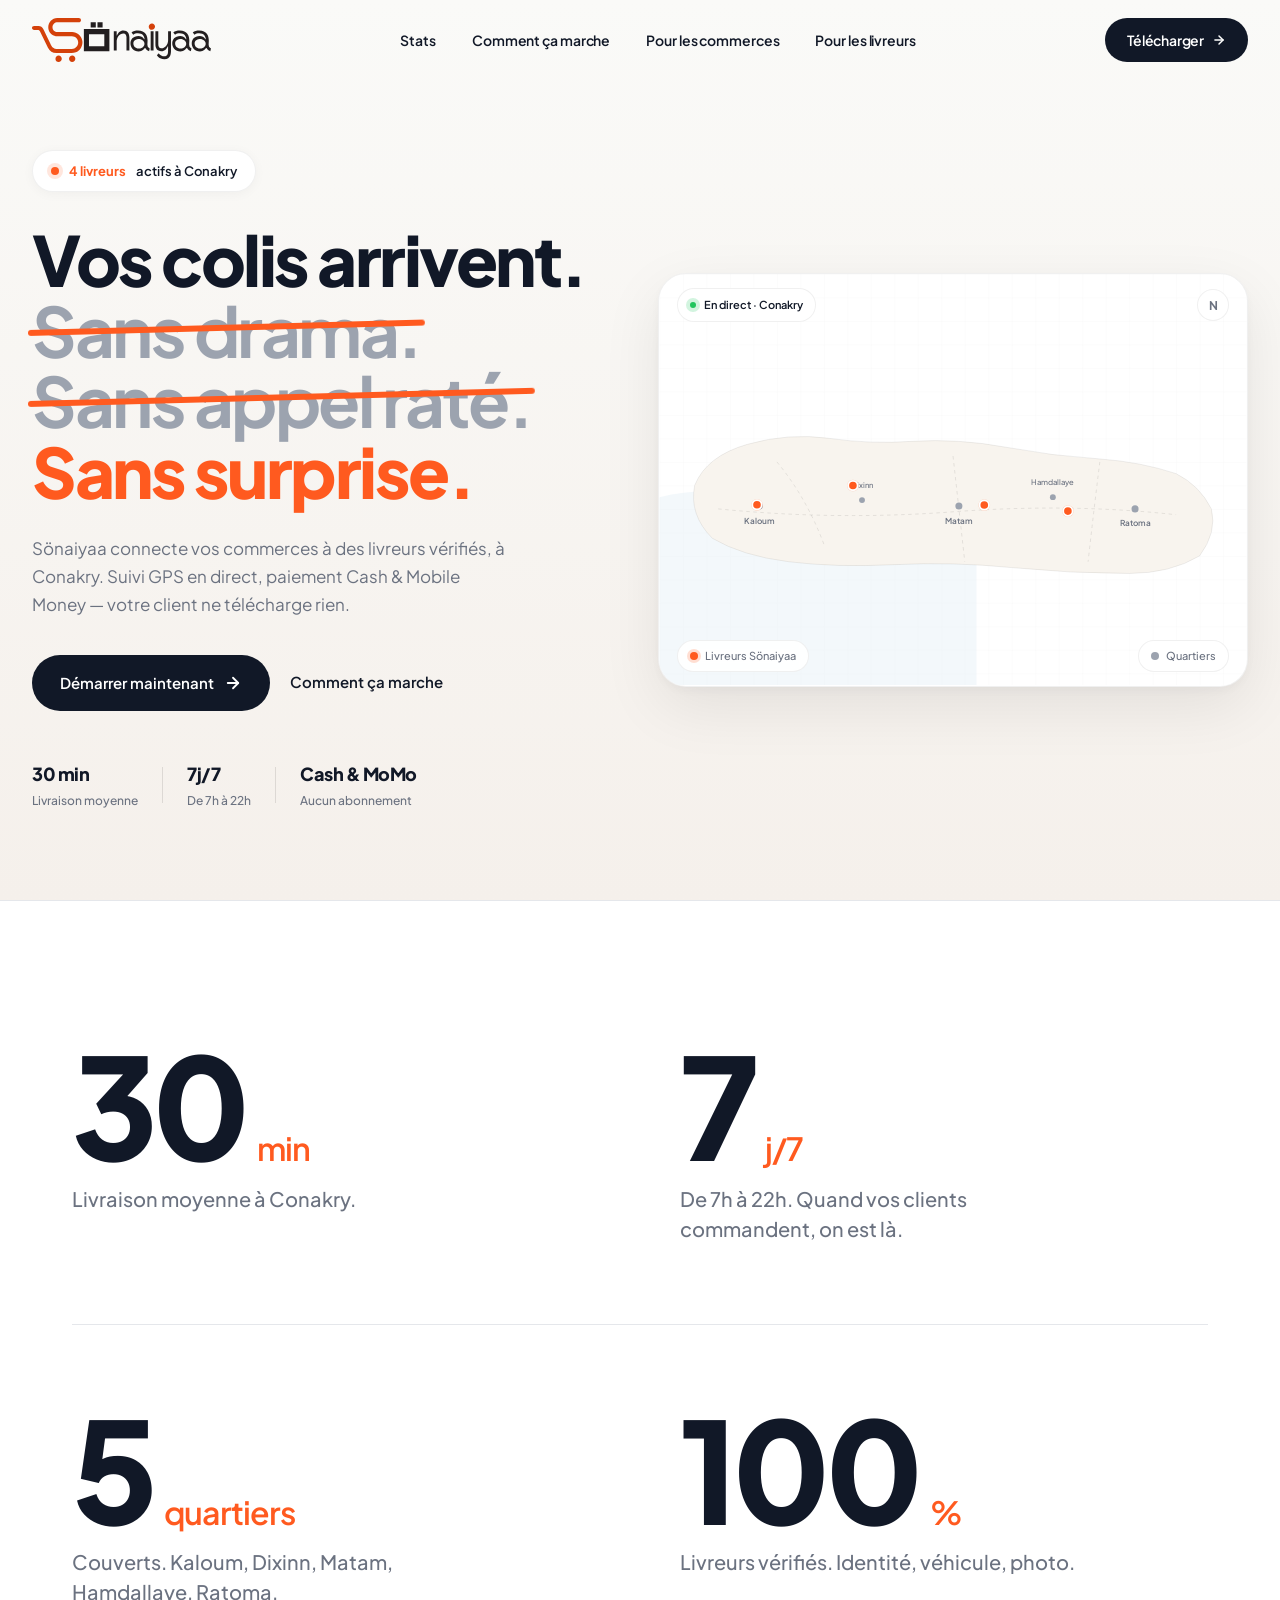
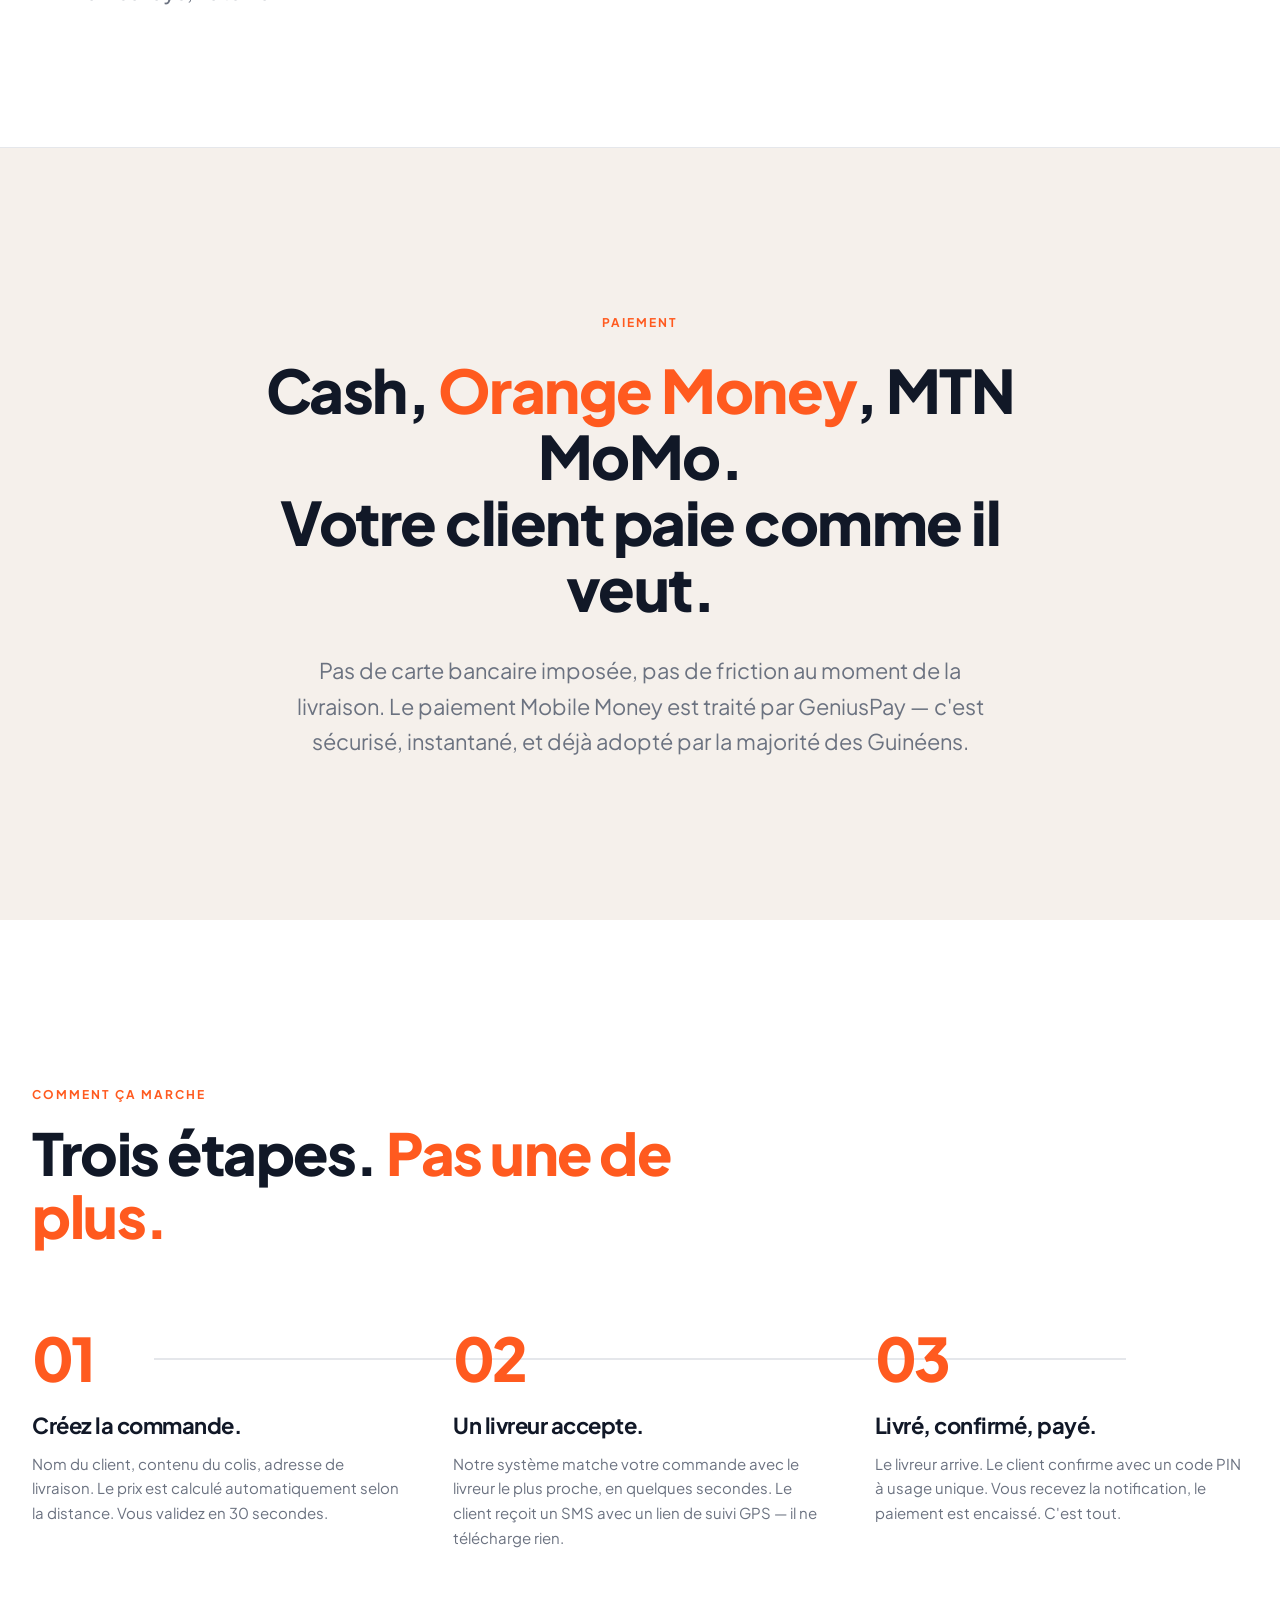
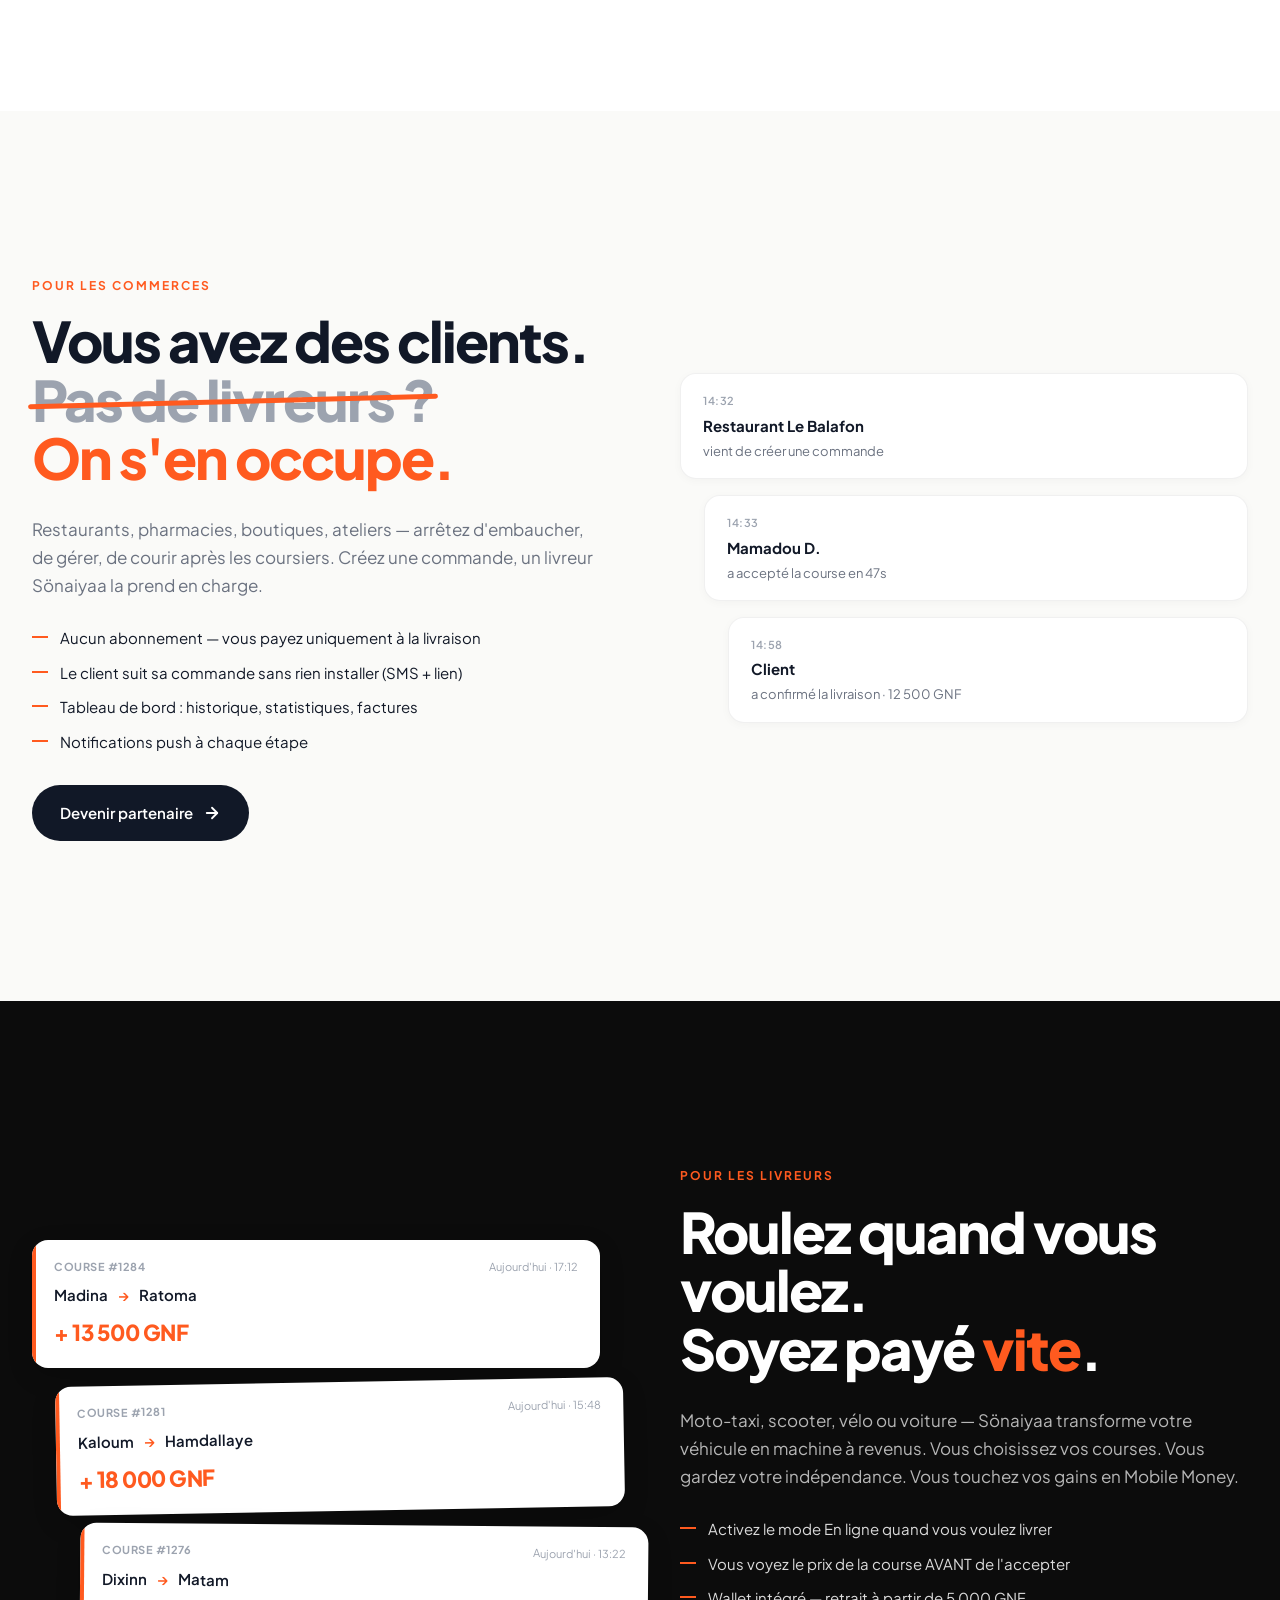
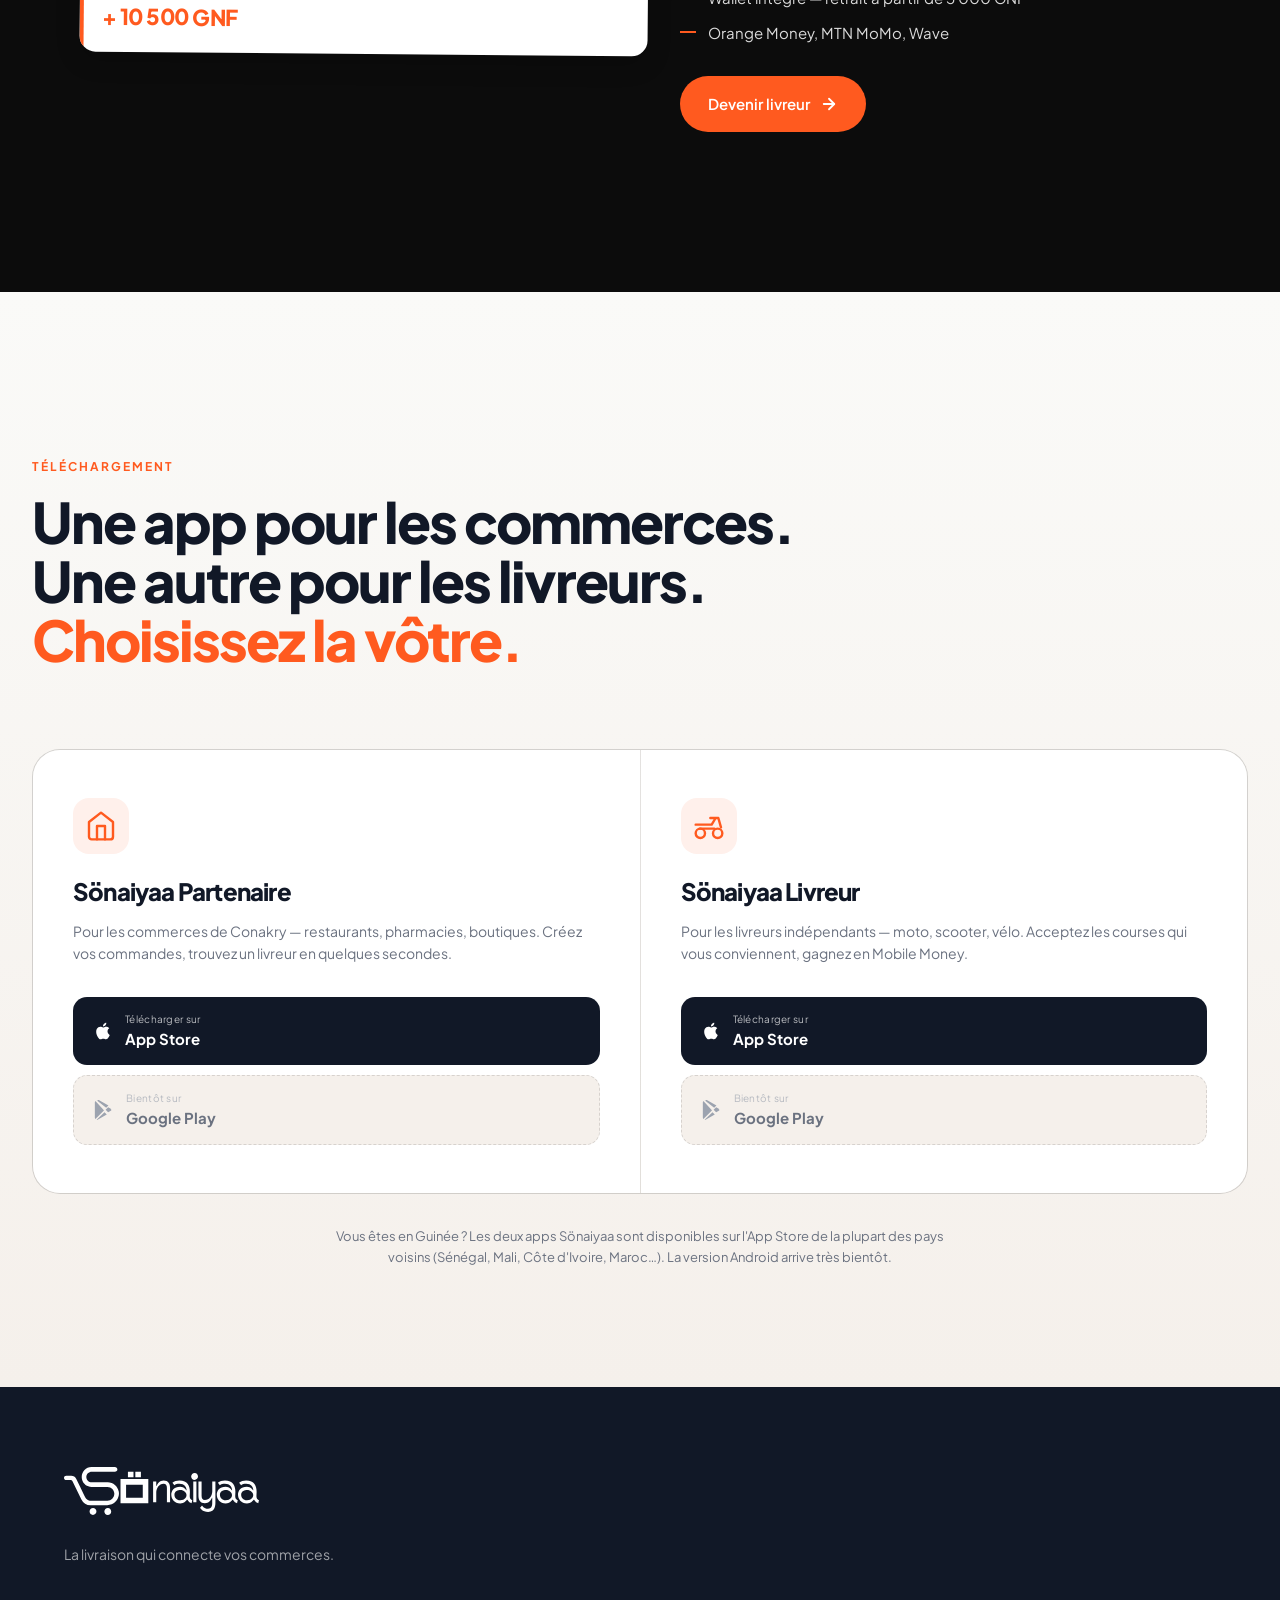
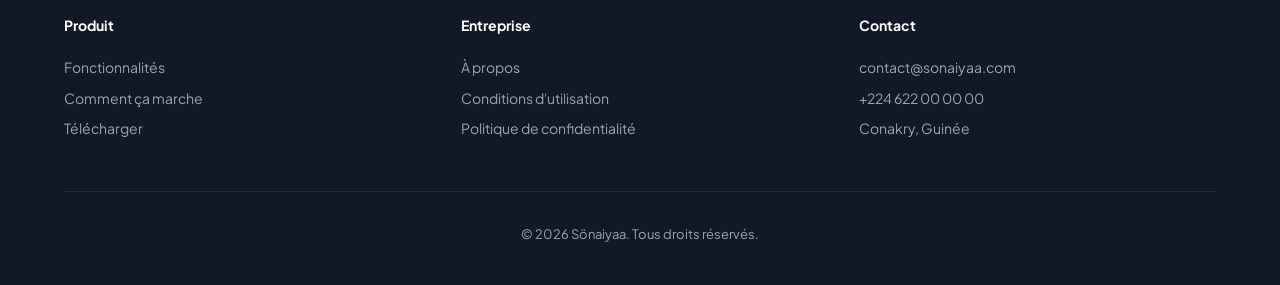
<file: index.html>
<!DOCTYPE html>
<html lang="fr">
<head>
  <meta charset="UTF-8">
  <meta name="viewport" content="width=device-width, initial-scale=1.0">

  <!-- ─── SEO primaire ─────────────────────────────────── -->
  <title>Sönaiyaa — Application de livraison à Conakry, Guinée</title>
  <meta name="description" content="Sönaiyaa connecte les commerces de Conakry à des livreurs indépendants. Suivi GPS en temps réel, paiement Cash ou Mobile Money (Orange Money, MTN MoMo). Téléchargez l'app gratuitement.">
  <meta name="keywords" content="livraison Conakry, livraison Guinée, application livraison, livreur Conakry, Orange Money livraison, MTN MoMo, Sönaiyaa">
  <meta name="robots" content="index, follow">
  <meta name="author" content="Sönaiyaa">
  <link rel="canonical" href="https://sonaiyaa.fr/">

  <!-- ─── Open Graph (WhatsApp, Facebook, LinkedIn) ────── -->
  <meta property="og:type" content="website">
  <meta property="og:url" content="https://sonaiyaa.fr/">
  <meta property="og:title" content="Sönaiyaa — Application de livraison à Conakry">
  <meta property="og:description" content="Connectez votre commerce à des livreurs vérifiés. Suivi en temps réel, Cash & Mobile Money. Disponible sur App Store et Google Play.">
  <meta property="og:image" content="https://sonaiyaa.fr/img/og-preview.png">
  <meta property="og:image:width" content="1200">
  <meta property="og:image:height" content="630">
  <meta property="og:site_name" content="Sönaiyaa">
  <meta property="og:locale" content="fr_GN">

  <!-- ─── Twitter / X Card ─────────────────────────────── -->
  <meta name="twitter:card" content="summary_large_image">
  <meta name="twitter:title" content="Sönaiyaa — Application de livraison à Conakry">
  <meta name="twitter:description" content="Livraison rapide pour vos commerces à Conakry. Suivi GPS, Mobile Money, livreurs vérifiés.">
  <meta name="twitter:image" content="https://sonaiyaa.fr/img/og-preview.png">

  <!-- ─── Favicon ───────────────────────────────────────── -->
  <link rel="icon" type="image/svg+xml" href="/favicon.svg">
  <link rel="icon" type="image/png" sizes="32x32" href="/favicon-32x32.png">
  <link rel="icon" type="image/png" sizes="16x16" href="/favicon-16x16.png">
  <link rel="apple-touch-icon" sizes="180x180" href="/apple-touch-icon.png">
  <meta name="theme-color" content="#FF5A1F">

  <!-- ─── JSON-LD Structured Data ──────────────────────── -->
  <script type="application/ld+json">
  {
    "@context": "https://schema.org",
    "@graph": [
      {
        "@type": "Organization",
        "@id": "https://sonaiyaa.fr/#organization",
        "name": "Sönaiyaa",
        "url": "https://sonaiyaa.fr",
        "logo": "https://sonaiyaa.fr/img/logo.png",
        "description": "Plateforme de livraison B2B2C connectant les commerces locaux de Conakry à des livreurs indépendants.",
        "areaServed": {
          "@type": "City",
          "name": "Conakry",
          "addressCountry": "GN"
        },
        "contactPoint": {
          "@type": "ContactPoint",
          "email": "contact@sonaiyaa.com",
          "telephone": "+224622000000",
          "contactType": "customer support",
          "availableLanguage": "French"
        }
      },
      {
        "@type": "MobileApplication",
        "name": "Sönaiyaa Partenaire",
        "operatingSystem": "iOS, Android",
        "applicationCategory": "BusinessApplication",
        "description": "Application pour les commerces : créez des livraisons en 30 secondes, suivez vos livreurs en temps réel.",
        "offers": {
          "@type": "Offer",
          "price": "0",
          "priceCurrency": "GNF"
        }
      },
      {
        "@type": "MobileApplication",
        "name": "Sönaiyaa Livreur",
        "operatingSystem": "iOS, Android",
        "applicationCategory": "BusinessApplication",
        "description": "Application pour les livreurs : recevez des courses, gérez votre wallet et retirez vos gains via Mobile Money.",
        "offers": {
          "@type": "Offer",
          "price": "0",
          "priceCurrency": "GNF"
        }
      }
    ]
  }
  </script>

  <link rel="preconnect" href="https://fonts.googleapis.com">
  <link rel="preconnect" href="https://fonts.gstatic.com" crossorigin>
  <link href="https://fonts.googleapis.com/css2?family=Plus+Jakarta+Sans:wght@400;500;600;700;800&display=swap" rel="stylesheet">
  <link rel="stylesheet" href="style.css">
</head>
<body>

  <!-- ─── NAV ─────────────────────────────────────────── -->
  <nav class="nav" id="nav">
    <div class="nav__inner">
      <a href="#" class="nav__logo" aria-label="Sönaiyaa">
        <img class="nav__logo-full" src="img/branding/logo_full.svg" alt="Sönaiyaa">
      </a>
      <div class="nav__links" id="navLinks">
        <a href="#features">Stats</a>
        <a href="#how">Comment ça marche</a>
        <a href="#partners">Pour les commerces</a>
        <a href="#drivers">Pour les livreurs</a>
      </div>
      <a href="#download" class="nav__cta">
        Télécharger
        <svg width="14" height="14" viewBox="0 0 24 24" fill="none" stroke="currentColor" stroke-width="2.5" stroke-linecap="round" stroke-linejoin="round"><line x1="5" y1="12" x2="19" y2="12"/><polyline points="12 5 19 12 12 19"/></svg>
      </a>
      <button class="nav__burger" id="burger" aria-label="Menu">
        <span></span><span></span><span></span>
      </button>
    </div>
  </nav>

  <!-- ─── HERO — Conakry en mouvement ─────────────────── -->
  <section class="hero">
    <div class="hero__inner">

      <!-- Texte gauche -->
      <div class="hero__content">
        <div class="hero__badge">
          <span class="hero__badge-dot"></span>
          <span id="liveCount">4 livreurs</span> actifs à Conakry
        </div>
        <h1 class="hero__title">
          Vos colis arrivent.<br>
          <span class="hero__title-strike">Sans drama.</span><br>
          <span class="hero__title-strike">Sans appel raté.</span><br>
          <span class="hero__title-accent">Sans surprise.</span>
        </h1>
        <p class="hero__subtitle">
          Sönaiyaa connecte vos commerces à des livreurs vérifiés, à Conakry. Suivi GPS en direct,
          paiement Cash &amp; Mobile Money — votre client ne télécharge rien.
        </p>
        <div class="hero__ctas">
          <a href="#download" class="hero__cta-primary">
            Démarrer maintenant
            <svg width="18" height="18" viewBox="0 0 24 24" fill="none" stroke="currentColor" stroke-width="2.4" stroke-linecap="round" stroke-linejoin="round"><line x1="5" y1="12" x2="19" y2="12"/><polyline points="12 5 19 12 12 19"/></svg>
          </a>
          <a href="#how" class="hero__cta-ghost">Comment ça marche</a>
        </div>
        <div class="hero__meta">
          <div class="hero__meta-item">
            <strong>30 min</strong>
            <span>Livraison moyenne</span>
          </div>
          <div class="hero__meta-divider"></div>
          <div class="hero__meta-item">
            <strong>7j/7</strong>
            <span>De 7h à 22h</span>
          </div>
          <div class="hero__meta-divider"></div>
          <div class="hero__meta-item">
            <strong>Cash &amp; MoMo</strong>
            <span>Aucun abonnement</span>
          </div>
        </div>
      </div>

      <!-- Carte live droite -->
      <div class="hero__map" aria-hidden="true">
        <div class="map__top">
          <div class="map__live">
            <span class="map__live-dot"></span>
            <span>En direct · Conakry</span>
          </div>
          <div class="map__compass">N</div>
        </div>

        <svg class="map__svg" viewBox="0 0 1000 700" preserveAspectRatio="xMidYMid meet" role="img" aria-labelledby="mapTitle">
          <title id="mapTitle">Carte stylisée de Conakry avec livreurs Sönaiyaa actifs</title>

          <defs>
            <!-- Grille en arrière-plan -->
            <pattern id="grid" width="40" height="40" patternUnits="userSpaceOnUse">
              <path d="M 40 0 L 0 0 0 40" fill="none" stroke="rgba(0,0,0,0.04)" stroke-width="1"/>
            </pattern>
            <!-- Glow orange pour les markers livreurs -->
            <radialGradient id="livreurGlow">
              <stop offset="0%" stop-color="#FF5A1F" stop-opacity="0.5"/>
              <stop offset="100%" stop-color="#FF5A1F" stop-opacity="0"/>
            </radialGradient>
          </defs>

          <!-- Fond grille -->
          <rect width="1000" height="700" fill="url(#grid)"/>

          <!-- Océan (gauche/sud) -->
          <path d="M 0 380 Q 80 360 180 380 Q 280 405 380 395 Q 460 388 540 410 L 540 700 L 0 700 Z"
                fill="#EBF4F8" opacity="0.6"/>

          <!-- Forme stylisée de Conakry (péninsule orientée est-ouest) -->
          <path class="map__land" d="
            M 60 360
            Q 80 310 150 290
            Q 220 270 290 280
            Q 360 290 430 285
            Q 510 280 590 295
            Q 670 310 750 315
            Q 820 320 880 340
            Q 920 360 940 400
            Q 950 440 920 480
            Q 870 510 800 510
            Q 700 510 600 500
            Q 500 490 400 495
            Q 300 500 220 490
            Q 140 480 90 450
            Q 50 410 60 360 Z"
            fill="#F8F4EE" stroke="rgba(0,0,0,0.08)" stroke-width="1.5"/>

          <!-- Routes principales (axes) -->
          <g class="map__roads" fill="none" stroke="rgba(0,0,0,0.10)" stroke-width="1.5" stroke-dasharray="6 6">
            <path d="M 100 400 Q 300 420 500 405 Q 700 390 880 410"/>
            <path d="M 200 320 Q 250 380 280 460"/>
            <path d="M 500 310 Q 510 400 520 490"/>
            <path d="M 750 320 Q 740 400 730 490"/>
          </g>

          <!-- Quartiers principaux -->
          <g class="map__quartiers">
            <g class="quartier" data-cx="170" data-cy="395">
              <circle cx="170" cy="395" r="6" fill="#9CA3AF"/>
              <text x="170" y="425" text-anchor="middle" font-family="Plus Jakarta Sans" font-size="14" font-weight="600" fill="#6B7280">Kaloum</text>
            </g>
            <g class="quartier" data-cx="345" data-cy="385">
              <circle cx="345" cy="385" r="5" fill="#9CA3AF"/>
              <text x="345" y="365" text-anchor="middle" font-family="Plus Jakarta Sans" font-size="13" font-weight="500" fill="#6B7280">Dixinn</text>
            </g>
            <g class="quartier" data-cx="510" data-cy="395">
              <circle cx="510" cy="395" r="6" fill="#9CA3AF"/>
              <text x="510" y="425" text-anchor="middle" font-family="Plus Jakarta Sans" font-size="14" font-weight="600" fill="#6B7280">Matam</text>
            </g>
            <g class="quartier" data-cx="670" data-cy="380">
              <circle cx="670" cy="380" r="5" fill="#9CA3AF"/>
              <text x="670" y="360" text-anchor="middle" font-family="Plus Jakarta Sans" font-size="13" font-weight="500" fill="#6B7280">Hamdallaye</text>
            </g>
            <g class="quartier" data-cx="810" data-cy="400">
              <circle cx="810" cy="400" r="6" fill="#9CA3AF"/>
              <text x="810" y="430" text-anchor="middle" font-family="Plus Jakarta Sans" font-size="14" font-weight="600" fill="#6B7280">Ratoma</text>
            </g>
          </g>

          <!-- Conteneur livreurs (rempli par JS) -->
          <g class="map__livreurs" id="mapLivreurs"></g>
        </svg>

        <div class="map__bottom">
          <div class="map__legend">
            <span class="map__legend-dot map__legend-dot--livreur"></span> Livreurs Sönaiyaa
          </div>
          <div class="map__legend">
            <span class="map__legend-dot map__legend-dot--quartier"></span> Quartiers
          </div>
        </div>
      </div>

    </div>
  </section>




  <!-- ─── BIG STATS — pas de cards, juste de la typo ─── -->
  <section class="bigstats" id="features">
    <div class="bigstats__inner">
      <div class="bigstats__row">
        <div class="bigstat">
          <div class="bigstat__number">30<span class="bigstat__unit">min</span></div>
          <p class="bigstat__label">Livraison moyenne à Conakry.</p>
        </div>
        <div class="bigstat">
          <div class="bigstat__number">7<span class="bigstat__unit">j/7</span></div>
          <p class="bigstat__label">De 7h à 22h. Quand vos clients commandent, on est là.</p>
        </div>
      </div>
      <div class="bigstats__row">
        <div class="bigstat">
          <div class="bigstat__number">5<span class="bigstat__unit">quartiers</span></div>
          <p class="bigstat__label">Couverts. Kaloum, Dixinn, Matam, Hamdallaye, Ratoma.</p>
        </div>
        <div class="bigstat">
          <div class="bigstat__number">100<span class="bigstat__unit">%</span></div>
          <p class="bigstat__label">Livreurs vérifiés. Identité, véhicule, photo.</p>
        </div>
      </div>
    </div>
  </section>

  <!-- ─── EDITORIAL — Cash & Mobile Money + Sans installation ─── -->
  <section class="editorial editorial--alt">
    <div class="editorial__inner">
      <div class="editorial__eyebrow">Paiement</div>
      <h2 class="editorial__title">
        Cash, <span class="editorial__accent">Orange Money</span>, MTN MoMo. <br>
        Votre client paie comme il veut.
      </h2>
      <p class="editorial__lead">
        Pas de carte bancaire imposée, pas de friction au moment de la livraison.
        Le paiement Mobile Money est traité par GeniusPay — c'est sécurisé,
        instantané, et déjà adopté par la majorité des Guinéens.
      </p>
    </div>
  </section>

  <!-- ─── HOW IT WORKS — timeline horizontale sans cards ─── -->
  <section class="how" id="how">
    <div class="how__inner">
      <div class="how__header">
        <div class="how__eyebrow">Comment ça marche</div>
        <h2 class="how__title">Trois étapes. <span class="text-accent">Pas une de plus.</span></h2>
      </div>
      <ol class="how__list">
        <li class="how__item">
          <div class="how__num">01</div>
          <h3 class="how__step-title">Créez la commande.</h3>
          <p class="how__step-desc">
            Nom du client, contenu du colis, adresse de livraison.
            Le prix est calculé automatiquement selon la distance.
            Vous validez en 30 secondes.
          </p>
        </li>
        <li class="how__item">
          <div class="how__num">02</div>
          <h3 class="how__step-title">Un livreur accepte.</h3>
          <p class="how__step-desc">
            Notre système matche votre commande avec le livreur le plus
            proche, en quelques secondes. Le client reçoit un SMS avec
            un lien de suivi GPS — il ne télécharge rien.
          </p>
        </li>
        <li class="how__item">
          <div class="how__num">03</div>
          <h3 class="how__step-title">Livré, confirmé, payé.</h3>
          <p class="how__step-desc">
            Le livreur arrive. Le client confirme avec un code PIN à
            usage unique. Vous recevez la notification, le paiement
            est encaissé. C'est tout.
          </p>
        </li>
      </ol>
    </div>
  </section>

  <!-- ─── PARTENAIRES — split éditorial ─── -->
  <section class="split" id="partners">
    <div class="split__inner">
      <div class="split__text">
        <div class="split__eyebrow">Pour les commerces</div>
        <h2 class="split__title">
          Vous avez des clients.<br>
          <span class="split__line-strike">Pas de livreurs ?</span><br>
          <span class="text-accent">On s'en occupe.</span>
        </h2>
        <p class="split__lead">
          Restaurants, pharmacies, boutiques, ateliers — arrêtez d'embaucher,
          de gérer, de courir après les coursiers. Créez une commande,
          un livreur Sönaiyaa la prend en charge.
        </p>
        <ul class="split__bullets">
          <li>Aucun abonnement — vous payez uniquement à la livraison</li>
          <li>Le client suit sa commande sans rien installer (SMS + lien)</li>
          <li>Tableau de bord : historique, statistiques, factures</li>
          <li>Notifications push à chaque étape</li>
        </ul>
        <a href="#download" class="split__cta">
          Devenir partenaire
          <svg width="18" height="18" viewBox="0 0 24 24" fill="none" stroke="currentColor" stroke-width="2.4" stroke-linecap="round" stroke-linejoin="round"><line x1="5" y1="12" x2="19" y2="12"/><polyline points="12 5 19 12 12 19"/></svg>
        </a>
      </div>
      <div class="split__visual split__visual--partner">
        <!-- Démo flux UX éditorial : 3 lignes texte façon "tweet thread" -->
        <div class="quote-line quote-line--1">
          <span class="quote-time">14:32</span>
          <span class="quote-name">Restaurant Le Balafon</span>
          <span class="quote-action">vient de créer une commande</span>
        </div>
        <div class="quote-line quote-line--2">
          <span class="quote-time">14:33</span>
          <span class="quote-name">Mamadou D.</span>
          <span class="quote-action">a accepté la course en 47s</span>
        </div>
        <div class="quote-line quote-line--3">
          <span class="quote-time">14:58</span>
          <span class="quote-name">Client</span>
          <span class="quote-action">a confirmé la livraison · 12 500 GNF</span>
        </div>
        <div class="quote-line-pulse" aria-hidden="true"></div>
      </div>
    </div>
  </section>

  <!-- ─── LIVREURS — split éditorial dark ─── -->
  <section class="split split--dark" id="drivers">
    <div class="split__inner split__inner--reverse">
      <div class="split__text">
        <div class="split__eyebrow split__eyebrow--light">Pour les livreurs</div>
        <h2 class="split__title split__title--light">
          Roulez quand vous voulez.<br>
          Soyez payé <span class="text-accent">vite</span>.
        </h2>
        <p class="split__lead split__lead--light">
          Moto-taxi, scooter, vélo ou voiture — Sönaiyaa transforme votre véhicule
          en machine à revenus. Vous choisissez vos courses. Vous gardez votre
          indépendance. Vous touchez vos gains en Mobile Money.
        </p>
        <ul class="split__bullets split__bullets--light">
          <li>Activez le mode En ligne quand vous voulez livrer</li>
          <li>Vous voyez le prix de la course AVANT de l'accepter</li>
          <li>Wallet intégré — retrait à partir de 5 000 GNF</li>
          <li>Orange Money, MTN MoMo, Wave</li>
        </ul>
        <a href="#download" class="split__cta split__cta--accent">
          Devenir livreur
          <svg width="18" height="18" viewBox="0 0 24 24" fill="none" stroke="currentColor" stroke-width="2.4" stroke-linecap="round" stroke-linejoin="round"><line x1="5" y1="12" x2="19" y2="12"/><polyline points="12 5 19 12 12 19"/></svg>
        </a>
      </div>
      <div class="split__visual split__visual--driver">
        <!-- Trois "tickets" de gains empilés façon receipts -->
        <div class="ticket ticket--1">
          <div class="ticket__top">
            <span class="ticket__label">Course #1284</span>
            <span class="ticket__time">Aujourd'hui · 17:12</span>
          </div>
          <div class="ticket__route">
            <span class="ticket__from">Madina</span>
            <span class="ticket__arrow">→</span>
            <span class="ticket__to">Ratoma</span>
          </div>
          <div class="ticket__amount">+ 13 500 GNF</div>
        </div>
        <div class="ticket ticket--2">
          <div class="ticket__top">
            <span class="ticket__label">Course #1281</span>
            <span class="ticket__time">Aujourd'hui · 15:48</span>
          </div>
          <div class="ticket__route">
            <span class="ticket__from">Kaloum</span>
            <span class="ticket__arrow">→</span>
            <span class="ticket__to">Hamdallaye</span>
          </div>
          <div class="ticket__amount">+ 18 000 GNF</div>
        </div>
        <div class="ticket ticket--3">
          <div class="ticket__top">
            <span class="ticket__label">Course #1276</span>
            <span class="ticket__time">Aujourd'hui · 13:22</span>
          </div>
          <div class="ticket__route">
            <span class="ticket__from">Dixinn</span>
            <span class="ticket__arrow">→</span>
            <span class="ticket__to">Matam</span>
          </div>
          <div class="ticket__amount">+ 10 500 GNF</div>
        </div>
      </div>
    </div>
  </section>

  <!-- ─── DOWNLOAD — 2 apps, choisissez la vôtre ────────── -->
  <section class="download2" id="download">
    <div class="download2__inner">
      <div class="download2__header">
        <div class="download2__eyebrow">Téléchargement</div>
        <h2 class="download2__title">
          Une app pour les commerces.<br>
          Une autre pour les livreurs.<br>
          <span class="text-accent">Choisissez la vôtre.</span>
        </h2>
      </div>

      <div class="download2__grid">
        <!-- ── App Partenaire (publiée) ── -->
        <div class="dlcol">
          <div class="dlcol__icon">
            <svg width="32" height="32" viewBox="0 0 24 24" fill="none" stroke="currentColor" stroke-width="1.8" stroke-linecap="round" stroke-linejoin="round"><path d="M3 9l9-7 9 7v11a2 2 0 0 1-2 2H5a2 2 0 0 1-2-2z"/><polyline points="9 22 9 12 15 12 15 22"/></svg>
          </div>
          <div class="dlcol__name">Sönaiyaa Partenaire</div>
          <div class="dlcol__sub">Pour les commerces de Conakry — restaurants, pharmacies, boutiques. Créez vos commandes, trouvez un livreur en quelques secondes.</div>
          <div class="dlcol__stores">
            <a href="https://apps.apple.com/app/id6765756215" target="_blank" rel="noopener" class="dlbtn dlbtn--live" aria-label="Télécharger Sönaiyaa Partenaire sur l'App Store">
              <svg viewBox="0 0 24 24" fill="currentColor" width="20" height="20"><path d="M18.71 19.5c-.83 1.24-1.71 2.45-3.05 2.47-1.34.03-1.77-.79-3.29-.79-1.53 0-2 .77-3.27.82-1.31.05-2.3-1.32-3.14-2.53C4.25 17 2.94 12.45 4.7 9.39c.87-1.52 2.43-2.48 4.12-2.51 1.28-.02 2.5.87 3.29.87.78 0 2.26-1.07 3.8-.91.65.03 2.47.26 3.64 1.98-.09.06-2.17 1.28-2.15 3.81.03 3.02 2.65 4.03 2.68 4.04-.03.07-.42 1.44-1.38 2.83M13 3.5c.73-.83 1.94-1.46 2.94-1.5.13 1.17-.34 2.35-1.04 3.19-.69.85-1.83 1.51-2.95 1.42-.15-1.15.41-2.35 1.05-3.11z"/></svg>
              <div>
                <small>Télécharger sur</small>
                <strong>App Store</strong>
              </div>
            </a>
            <span class="dlbtn dlbtn--soon" aria-label="Bientôt disponible sur Google Play">
              <svg viewBox="0 0 24 24" fill="currentColor" width="20" height="20"><path d="M3.18 23.76c.17.09.37.14.57.13.19 0 .37-.05.53-.14l11.06-6.21-2.77-2.77L3.18 23.76zM1.57 1.36C1.22 1.7 1 2.22 1 2.87v18.27c0 .65.22 1.17.57 1.51l.08.08 10.24-10.24v-.24L1.65 1.28l-.08.08zM20.16 10.35L17 8.56l-3.06 3.06L17 14.67l3.16-1.78c.9-.51.9-1.34 0-1.85v-.69zM3.18.24L14.57 9.22l2.77-2.77L6.28.24C5.9.01 5.49-.06 5.13.05c-.36.11-.67.34-.88.65l-.07-.07-.06.07L3.18.24z"/></svg>
              <div>
                <small>Bientôt sur</small>
                <strong>Google Play</strong>
              </div>
            </span>
          </div>
        </div>

        <!-- ── App Livreur (à venir) ── -->
        <div class="dlcol">
          <div class="dlcol__icon">
            <svg width="32" height="32" viewBox="0 0 24 24" fill="none" stroke="currentColor" stroke-width="1.8" stroke-linecap="round" stroke-linejoin="round"><circle cx="5.5" cy="17.5" r="3.5"/><circle cx="18.5" cy="17.5" r="3.5"/><path d="M15 6h4l2 7M2 11h12l3-5h-4M5 14h11"/></svg>
          </div>
          <div class="dlcol__name">Sönaiyaa Livreur</div>
          <div class="dlcol__sub">Pour les livreurs indépendants — moto, scooter, vélo. Acceptez les courses qui vous conviennent, gagnez en Mobile Money.</div>
          <div class="dlcol__stores">
            <a href="https://apps.apple.com/app/id6765755989" target="_blank" rel="noopener" class="dlbtn dlbtn--live" aria-label="Télécharger Sönaiyaa Livreur sur l'App Store">
              <svg viewBox="0 0 24 24" fill="currentColor" width="20" height="20"><path d="M18.71 19.5c-.83 1.24-1.71 2.45-3.05 2.47-1.34.03-1.77-.79-3.29-.79-1.53 0-2 .77-3.27.82-1.31.05-2.3-1.32-3.14-2.53C4.25 17 2.94 12.45 4.7 9.39c.87-1.52 2.43-2.48 4.12-2.51 1.28-.02 2.5.87 3.29.87.78 0 2.26-1.07 3.8-.91.65.03 2.47.26 3.64 1.98-.09.06-2.17 1.28-2.15 3.81.03 3.02 2.65 4.03 2.68 4.04-.03.07-.42 1.44-1.38 2.83M13 3.5c.73-.83 1.94-1.46 2.94-1.5.13 1.17-.34 2.35-1.04 3.19-.69.85-1.83 1.51-2.95 1.42-.15-1.15.41-2.35 1.05-3.11z"/></svg>
              <div>
                <small>Télécharger sur</small>
                <strong>App Store</strong>
              </div>
            </a>
            <span class="dlbtn dlbtn--soon" aria-label="Bientôt disponible sur Google Play">
              <svg viewBox="0 0 24 24" fill="currentColor" width="20" height="20"><path d="M3.18 23.76c.17.09.37.14.57.13.19 0 .37-.05.53-.14l11.06-6.21-2.77-2.77L3.18 23.76zM1.57 1.36C1.22 1.7 1 2.22 1 2.87v18.27c0 .65.22 1.17.57 1.51l.08.08 10.24-10.24v-.24L1.65 1.28l-.08.08zM20.16 10.35L17 8.56l-3.06 3.06L17 14.67l3.16-1.78c.9-.51.9-1.34 0-1.85v-.69zM3.18.24L14.57 9.22l2.77-2.77L6.28.24C5.9.01 5.49-.06 5.13.05c-.36.11-.67.34-.88.65l-.07-.07-.06.07L3.18.24z"/></svg>
              <div>
                <small>Bientôt sur</small>
                <strong>Google Play</strong>
              </div>
            </span>
          </div>
        </div>
      </div>

      <p class="download2__note">
        Vous êtes en Guinée ? Les deux apps Sönaiyaa sont disponibles sur l'App Store
        de la plupart des pays voisins (Sénégal, Mali, Côte d'Ivoire, Maroc…). La
        version Android arrive très bientôt.
      </p>
    </div>
  </section>

  <!-- ─── FOOTER ──────────────────────────────────────── -->
  <footer class="footer">
    <div class="footer__inner">
      <div class="footer__brand">
        <a href="#" class="nav__logo" aria-label="Sönaiyaa">
          <img class="nav__logo-full nav__logo-full--invert" src="img/branding/logo_full.svg" alt="Sönaiyaa">
        </a>
        <p>La livraison qui connecte vos commerces.</p>
      </div>
      <div class="footer__links">
        <div class="footer__col">
          <h4>Produit</h4>
          <a href="#features">Fonctionnalités</a>
          <a href="#how">Comment ça marche</a>
          <a href="#download">Télécharger</a>
        </div>
        <div class="footer__col">
          <h4>Entreprise</h4>
          <a href="#">À propos</a>
          <a href="conditions-utilisation.html">Conditions d'utilisation</a>
          <a href="politique-confidentialite.html">Politique de confidentialité</a>
        </div>
        <div class="footer__col">
          <h4>Contact</h4>
          <a href="mailto:contact@sonaiyaa.com">contact@sonaiyaa.com</a>
          <a href="tel:+224622000000">+224 622 00 00 00</a>
          <a href="#">Conakry, Guinée</a>
        </div>
      </div>
      <div class="footer__bottom">
        <span>© 2026 Sönaiyaa. Tous droits réservés.</span>
      </div>
    </div>
  </footer>

  <script src="script.js"></script>
</body>
</html>
</file>
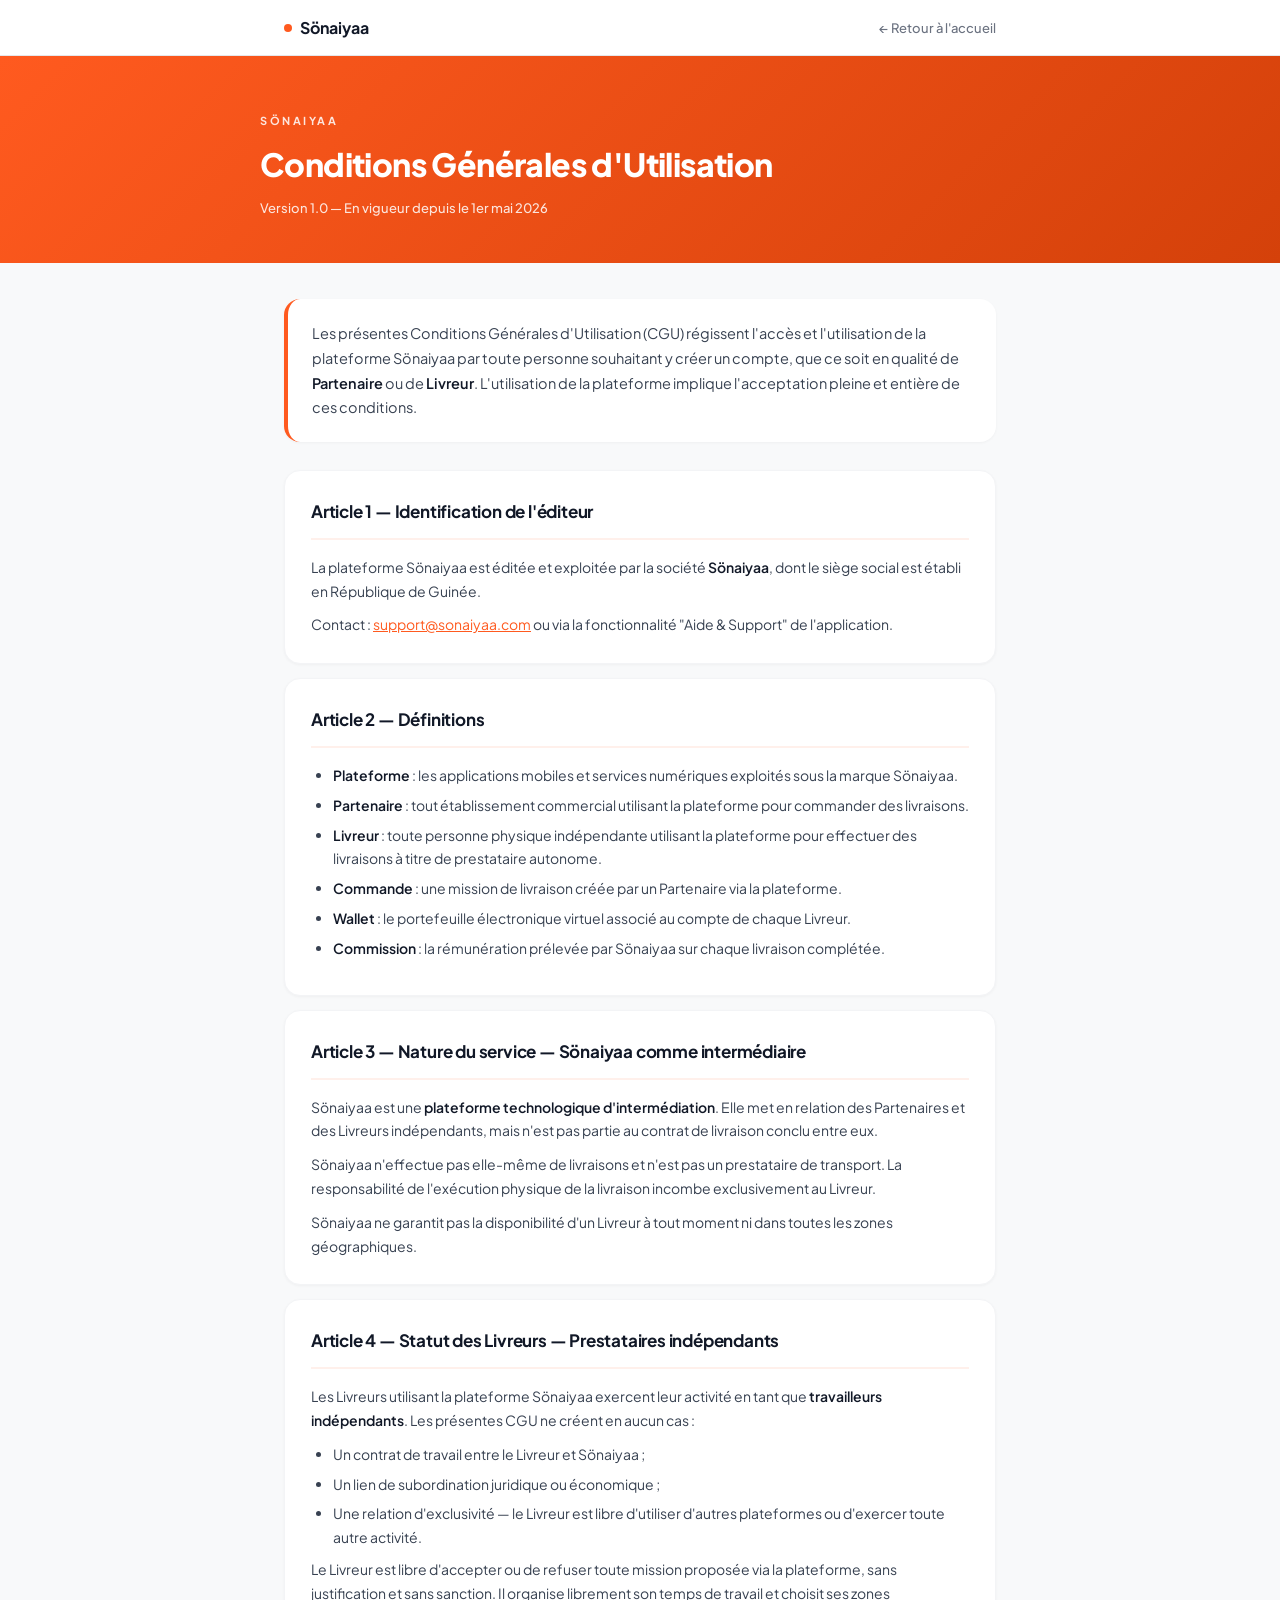
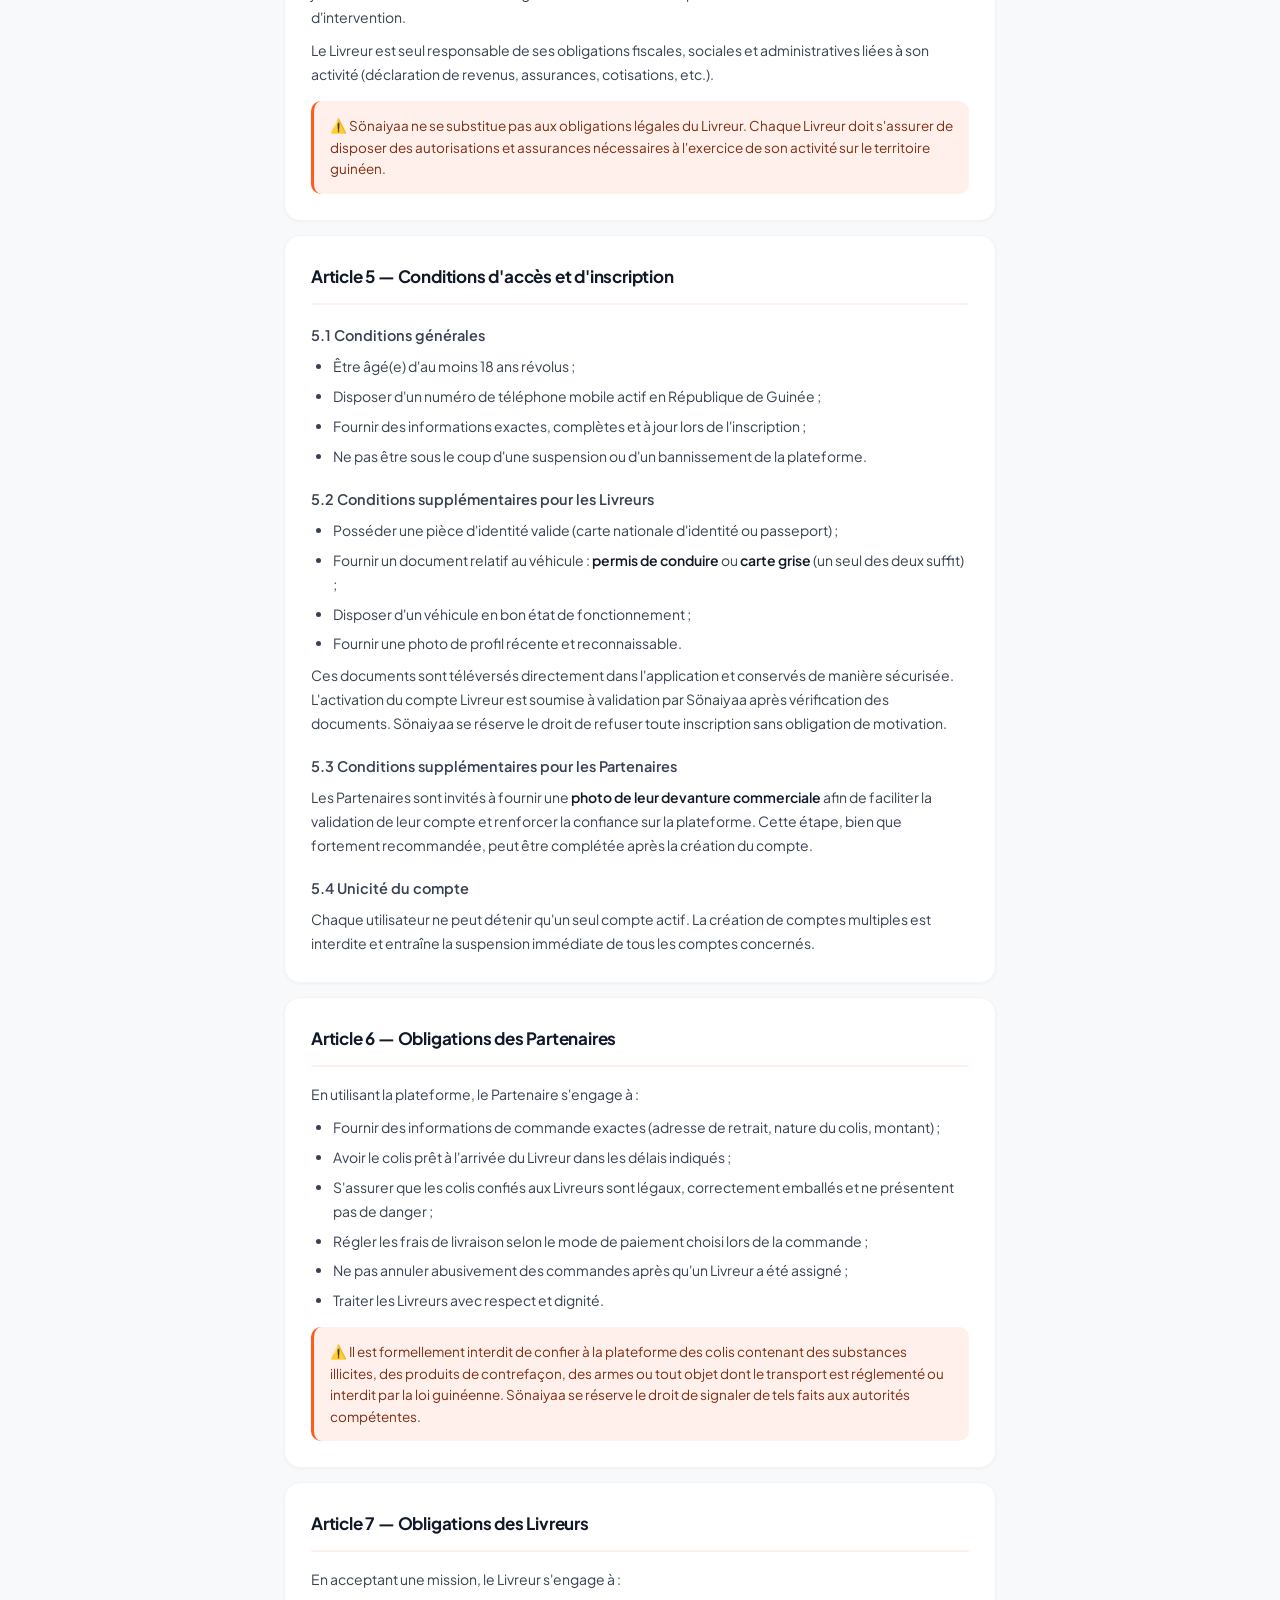
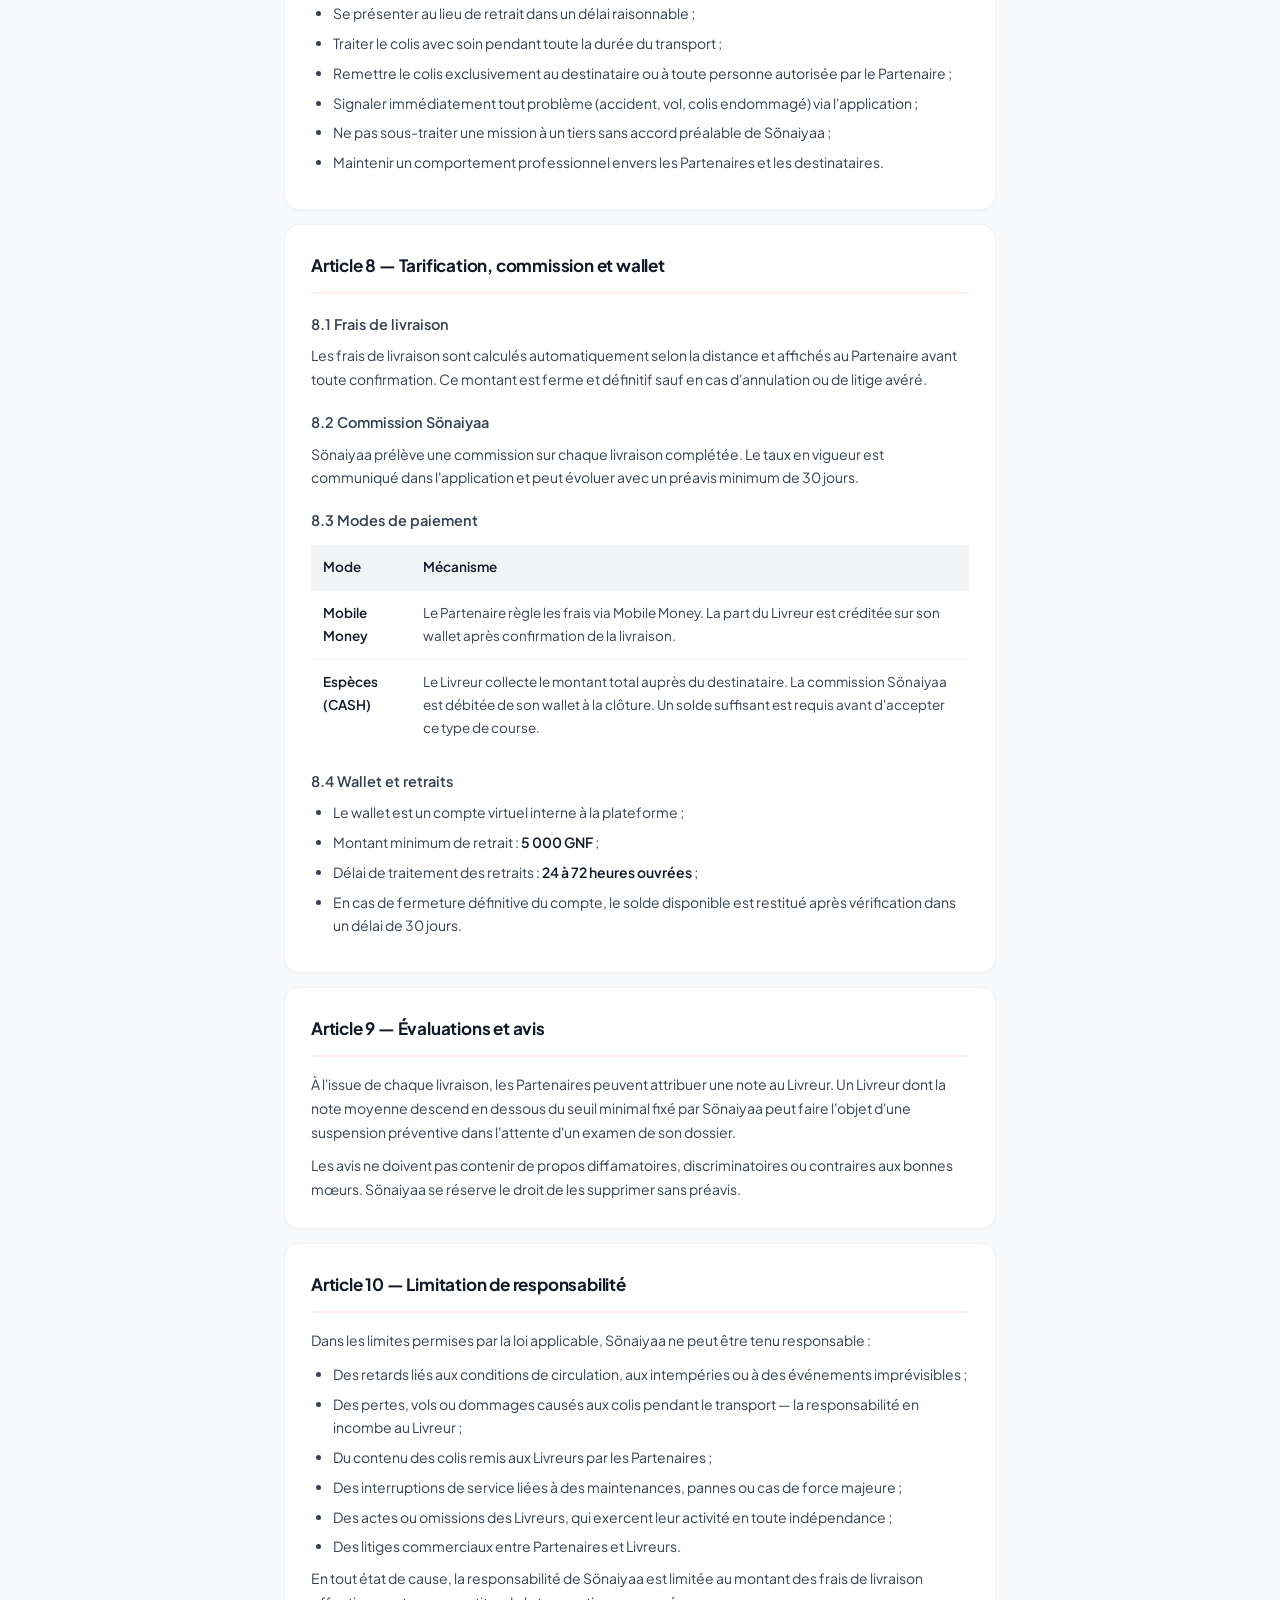
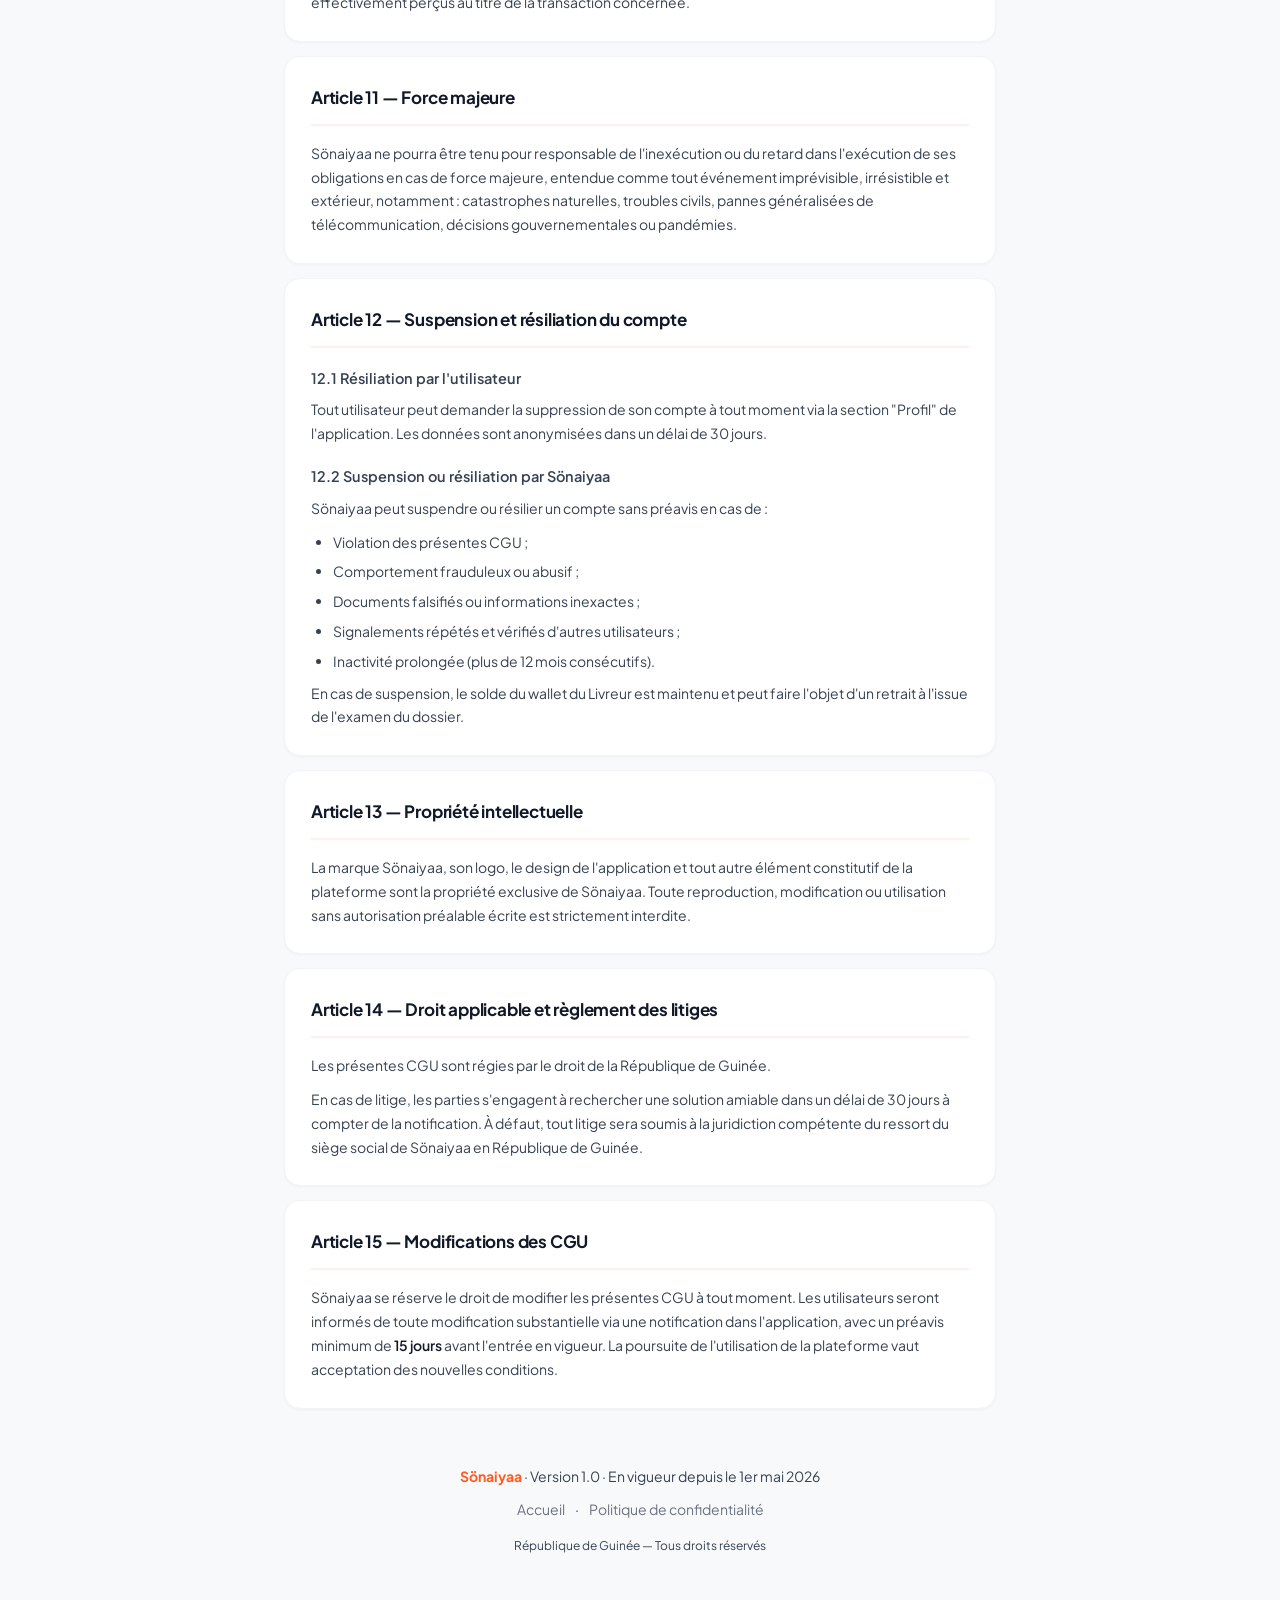
<file: conditions-utilisation.html>
<!DOCTYPE html>
<html lang="fr">
<head>
  <meta charset="UTF-8" />
  <meta name="viewport" content="width=device-width, initial-scale=1.0" />
  <title>Conditions Générales d'Utilisation — Sönaiyaa</title>
  <meta name="description" content="Conditions générales d'utilisation de la plateforme Sönaiyaa — République de Guinée." />

  <link rel="preconnect" href="https://fonts.googleapis.com">
  <link rel="preconnect" href="https://fonts.gstatic.com" crossorigin>
  <link href="https://fonts.googleapis.com/css2?family=Plus+Jakarta+Sans:wght@400;500;600;700;800&display=swap" rel="stylesheet">

  <style>
    *, *::before, *::after { box-sizing: border-box; margin: 0; padding: 0; }
    body {
      font-family: 'Plus Jakarta Sans', -apple-system, BlinkMacSystemFont, 'Segoe UI', Roboto, sans-serif;
      background: #F8F9FA;
      color: #111827;
      line-height: 1.7;
      -webkit-font-smoothing: antialiased;
    }

    /* ── Mini-nav top ── */
    .topnav {
      position: sticky; top: 0; z-index: 100;
      background: rgba(255,255,255,0.92);
      backdrop-filter: saturate(180%) blur(14px);
      -webkit-backdrop-filter: saturate(180%) blur(14px);
      border-bottom: 1px solid #E5E7EB;
    }
    .topnav__inner {
      max-width: 760px; margin: 0 auto;
      display: flex; align-items: center; justify-content: space-between;
      padding: 14px 24px;
    }
    .topnav__brand {
      display: inline-flex; align-items: center; gap: 8px;
      color: #111827; text-decoration: none;
      font-weight: 700; font-size: 16px;
    }
    .topnav__brand-dot {
      width: 8px; height: 8px; border-radius: 50%;
      background: #FF5A1F;
    }
    .topnav__back {
      color: #6B7280; text-decoration: none; font-size: 13px; font-weight: 500;
      transition: color .2s;
    }
    .topnav__back:hover { color: #111827; }

    /* ── Hero ── */
    header.hero {
      background: linear-gradient(135deg, #FF5A1F 0%, #D4410A 100%);
      color: white;
      padding: 56px 24px 44px;
    }
    .hero__inner { max-width: 760px; margin: 0 auto; }
    .hero .label { font-size: 11px; font-weight: 700; letter-spacing: 2.5px; text-transform: uppercase; opacity: 0.85; margin-bottom: 14px; }
    .hero h1 { font-size: 32px; font-weight: 800; line-height: 1.2; letter-spacing: -0.6px; }
    .hero .meta { margin-top: 14px; font-size: 13px; opacity: 0.85; font-weight: 500; }

    /* ── Container ── */
    .container { max-width: 760px; margin: 0 auto; padding: 36px 24px 80px; }

    .intro {
      background: white; border-radius: 16px; padding: 22px 24px; margin-bottom: 28px;
      border-left: 4px solid #FF5A1F;
      font-size: 14.5px; color: #374151; line-height: 1.7;
      box-shadow: 0 1px 3px rgba(0,0,0,0.04);
    }

    section {
      background: white; border-radius: 16px; padding: 26px;
      margin-bottom: 14px;
      box-shadow: 0 1px 3px rgba(0,0,0,0.04);
      border: 1px solid #F3F4F6;
    }

    h2 {
      font-size: 17px; font-weight: 700; color: #111827;
      margin-bottom: 16px; padding-bottom: 12px;
      border-bottom: 2px solid #FFF0EB;
      letter-spacing: -0.2px;
    }
    h3 { font-size: 14.5px; font-weight: 600; color: #374151; margin: 18px 0 8px; }
    p { font-size: 14px; color: #374151; margin-bottom: 10px; }
    p:last-child { margin-bottom: 0; }
    ul { padding-left: 22px; margin: 8px 0; }
    li { font-size: 14px; color: #374151; margin-bottom: 6px; }
    strong { color: #111827; font-weight: 600; }

    .warning {
      background: #FFF0EB; border-radius: 10px;
      padding: 14px 16px; margin-top: 14px;
      font-size: 13.5px; color: #7C2D12; line-height: 1.6;
      border-left: 3px solid #FF5A1F;
    }

    table { width: 100%; border-collapse: collapse; margin-top: 12px; font-size: 13.5px; }
    th { background: #F3F4F6; text-align: left; padding: 11px 12px; color: #111827; font-weight: 600; }
    td { padding: 11px 12px; border-top: 1px solid #F3F4F6; color: #374151; vertical-align: top; }

    .pagefooter {
      text-align: center; margin-top: 56px; padding: 0 24px;
      font-size: 13px; color: #9CA3AF;
    }
    .pagefooter strong { color: #FF5A1F; font-weight: 700; }
    .pagefooter a { color: #6B7280; text-decoration: none; margin: 0 8px; }
    .pagefooter a:hover { color: #111827; text-decoration: underline; }

    @media (max-width: 600px) {
      .hero { padding: 40px 24px 32px; }
      .hero h1 { font-size: 24px; }
      section { padding: 20px; }
      h2 { font-size: 16px; }
    }
  </style>
</head>
<body>

<nav class="topnav">
  <div class="topnav__inner">
    <a href="/" class="topnav__brand">
      <span class="topnav__brand-dot"></span>
      Sönaiyaa
    </a>
    <a href="/" class="topnav__back">← Retour à l'accueil</a>
  </div>
</nav>

<header class="hero">
  <div class="hero__inner">
    <div class="label">Sönaiyaa</div>
    <h1>Conditions Générales d'Utilisation</h1>
    <div class="meta">Version 1.0 — En vigueur depuis le 1er mai 2026</div>
  </div>
</header>

<div class="container">

  <div class="intro">
    Les présentes Conditions Générales d'Utilisation (CGU) régissent l'accès et l'utilisation de la plateforme Sönaiyaa par toute personne souhaitant y créer un compte, que ce soit en qualité de <strong>Partenaire</strong> ou de <strong>Livreur</strong>. L'utilisation de la plateforme implique l'acceptation pleine et entière de ces conditions.
  </div>

  <section>
    <h2>Article 1 — Identification de l'éditeur</h2>
    <p>La plateforme Sönaiyaa est éditée et exploitée par la société <strong>Sönaiyaa</strong>, dont le siège social est établi en République de Guinée.</p>
    <p>Contact : <a href="mailto:support@sonaiyaa.com" style="color:#FF5A1F;">support@sonaiyaa.com</a> ou via la fonctionnalité "Aide &amp; Support" de l'application.</p>
  </section>

  <section>
    <h2>Article 2 — Définitions</h2>
    <ul>
      <li><strong>Plateforme</strong> : les applications mobiles et services numériques exploités sous la marque Sönaiyaa.</li>
      <li><strong>Partenaire</strong> : tout établissement commercial utilisant la plateforme pour commander des livraisons.</li>
      <li><strong>Livreur</strong> : toute personne physique indépendante utilisant la plateforme pour effectuer des livraisons à titre de prestataire autonome.</li>
      <li><strong>Commande</strong> : une mission de livraison créée par un Partenaire via la plateforme.</li>
      <li><strong>Wallet</strong> : le portefeuille électronique virtuel associé au compte de chaque Livreur.</li>
      <li><strong>Commission</strong> : la rémunération prélevée par Sönaiyaa sur chaque livraison complétée.</li>
    </ul>
  </section>

  <section>
    <h2>Article 3 — Nature du service — Sönaiyaa comme intermédiaire</h2>
    <p>Sönaiyaa est une <strong>plateforme technologique d'intermédiation</strong>. Elle met en relation des Partenaires et des Livreurs indépendants, mais n'est pas partie au contrat de livraison conclu entre eux.</p>
    <p>Sönaiyaa n'effectue pas elle-même de livraisons et n'est pas un prestataire de transport. La responsabilité de l'exécution physique de la livraison incombe exclusivement au Livreur.</p>
    <p>Sönaiyaa ne garantit pas la disponibilité d'un Livreur à tout moment ni dans toutes les zones géographiques.</p>
  </section>

  <section>
    <h2>Article 4 — Statut des Livreurs — Prestataires indépendants</h2>
    <p>Les Livreurs utilisant la plateforme Sönaiyaa exercent leur activité en tant que <strong>travailleurs indépendants</strong>. Les présentes CGU ne créent en aucun cas :</p>
    <ul>
      <li>Un contrat de travail entre le Livreur et Sönaiyaa ;</li>
      <li>Un lien de subordination juridique ou économique ;</li>
      <li>Une relation d'exclusivité — le Livreur est libre d'utiliser d'autres plateformes ou d'exercer toute autre activité.</li>
    </ul>
    <p>Le Livreur est libre d'accepter ou de refuser toute mission proposée via la plateforme, sans justification et sans sanction. Il organise librement son temps de travail et choisit ses zones d'intervention.</p>
    <p>Le Livreur est seul responsable de ses obligations fiscales, sociales et administratives liées à son activité (déclaration de revenus, assurances, cotisations, etc.).</p>
    <div class="warning">⚠️ Sönaiyaa ne se substitue pas aux obligations légales du Livreur. Chaque Livreur doit s'assurer de disposer des autorisations et assurances nécessaires à l'exercice de son activité sur le territoire guinéen.</div>
  </section>

  <section>
    <h2>Article 5 — Conditions d'accès et d'inscription</h2>
    <h3>5.1 Conditions générales</h3>
    <ul>
      <li>Être âgé(e) d'au moins 18 ans révolus ;</li>
      <li>Disposer d'un numéro de téléphone mobile actif en République de Guinée ;</li>
      <li>Fournir des informations exactes, complètes et à jour lors de l'inscription ;</li>
      <li>Ne pas être sous le coup d'une suspension ou d'un bannissement de la plateforme.</li>
    </ul>
    <h3>5.2 Conditions supplémentaires pour les Livreurs</h3>
    <ul>
      <li>Posséder une pièce d'identité valide (carte nationale d'identité ou passeport) ;</li>
      <li>Fournir un document relatif au véhicule : <strong>permis de conduire</strong> ou <strong>carte grise</strong> (un seul des deux suffit) ;</li>
      <li>Disposer d'un véhicule en bon état de fonctionnement ;</li>
      <li>Fournir une photo de profil récente et reconnaissable.</li>
    </ul>
    <p>Ces documents sont téléversés directement dans l'application et conservés de manière sécurisée. L'activation du compte Livreur est soumise à validation par Sönaiyaa après vérification des documents. Sönaiyaa se réserve le droit de refuser toute inscription sans obligation de motivation.</p>
    <h3>5.3 Conditions supplémentaires pour les Partenaires</h3>
    <p>Les Partenaires sont invités à fournir une <strong>photo de leur devanture commerciale</strong> afin de faciliter la validation de leur compte et renforcer la confiance sur la plateforme. Cette étape, bien que fortement recommandée, peut être complétée après la création du compte.</p>
    <h3>5.4 Unicité du compte</h3>
    <p>Chaque utilisateur ne peut détenir qu'un seul compte actif. La création de comptes multiples est interdite et entraîne la suspension immédiate de tous les comptes concernés.</p>
  </section>

  <section>
    <h2>Article 6 — Obligations des Partenaires</h2>
    <p>En utilisant la plateforme, le Partenaire s'engage à :</p>
    <ul>
      <li>Fournir des informations de commande exactes (adresse de retrait, nature du colis, montant) ;</li>
      <li>Avoir le colis prêt à l'arrivée du Livreur dans les délais indiqués ;</li>
      <li>S'assurer que les colis confiés aux Livreurs sont légaux, correctement emballés et ne présentent pas de danger ;</li>
      <li>Régler les frais de livraison selon le mode de paiement choisi lors de la commande ;</li>
      <li>Ne pas annuler abusivement des commandes après qu'un Livreur a été assigné ;</li>
      <li>Traiter les Livreurs avec respect et dignité.</li>
    </ul>
    <div class="warning">⚠️ Il est formellement interdit de confier à la plateforme des colis contenant des substances illicites, des produits de contrefaçon, des armes ou tout objet dont le transport est réglementé ou interdit par la loi guinéenne. Sönaiyaa se réserve le droit de signaler de tels faits aux autorités compétentes.</div>
  </section>

  <section>
    <h2>Article 7 — Obligations des Livreurs</h2>
    <p>En acceptant une mission, le Livreur s'engage à :</p>
    <ul>
      <li>Se présenter au lieu de retrait dans un délai raisonnable ;</li>
      <li>Traiter le colis avec soin pendant toute la durée du transport ;</li>
      <li>Remettre le colis exclusivement au destinataire ou à toute personne autorisée par le Partenaire ;</li>
      <li>Signaler immédiatement tout problème (accident, vol, colis endommagé) via l'application ;</li>
      <li>Ne pas sous-traiter une mission à un tiers sans accord préalable de Sönaiyaa ;</li>
      <li>Maintenir un comportement professionnel envers les Partenaires et les destinataires.</li>
    </ul>
  </section>

  <section>
    <h2>Article 8 — Tarification, commission et wallet</h2>
    <h3>8.1 Frais de livraison</h3>
    <p>Les frais de livraison sont calculés automatiquement selon la distance et affichés au Partenaire avant toute confirmation. Ce montant est ferme et définitif sauf en cas d'annulation ou de litige avéré.</p>
    <h3>8.2 Commission Sönaiyaa</h3>
    <p>Sönaiyaa prélève une commission sur chaque livraison complétée. Le taux en vigueur est communiqué dans l'application et peut évoluer avec un préavis minimum de 30 jours.</p>
    <h3>8.3 Modes de paiement</h3>
    <table>
      <tr><th>Mode</th><th>Mécanisme</th></tr>
      <tr><td><strong>Mobile Money</strong></td><td>Le Partenaire règle les frais via Mobile Money. La part du Livreur est créditée sur son wallet après confirmation de la livraison.</td></tr>
      <tr><td><strong>Espèces (CASH)</strong></td><td>Le Livreur collecte le montant total auprès du destinataire. La commission Sönaiyaa est débitée de son wallet à la clôture. Un solde suffisant est requis avant d'accepter ce type de course.</td></tr>
    </table>
    <h3>8.4 Wallet et retraits</h3>
    <ul>
      <li>Le wallet est un compte virtuel interne à la plateforme ;</li>
      <li>Montant minimum de retrait : <strong>5 000 GNF</strong> ;</li>
      <li>Délai de traitement des retraits : <strong>24 à 72 heures ouvrées</strong> ;</li>
      <li>En cas de fermeture définitive du compte, le solde disponible est restitué après vérification dans un délai de 30 jours.</li>
    </ul>
  </section>

  <section>
    <h2>Article 9 — Évaluations et avis</h2>
    <p>À l'issue de chaque livraison, les Partenaires peuvent attribuer une note au Livreur. Un Livreur dont la note moyenne descend en dessous du seuil minimal fixé par Sönaiyaa peut faire l'objet d'une suspension préventive dans l'attente d'un examen de son dossier.</p>
    <p>Les avis ne doivent pas contenir de propos diffamatoires, discriminatoires ou contraires aux bonnes mœurs. Sönaiyaa se réserve le droit de les supprimer sans préavis.</p>
  </section>

  <section>
    <h2>Article 10 — Limitation de responsabilité</h2>
    <p>Dans les limites permises par la loi applicable, Sönaiyaa ne peut être tenu responsable :</p>
    <ul>
      <li>Des retards liés aux conditions de circulation, aux intempéries ou à des événements imprévisibles ;</li>
      <li>Des pertes, vols ou dommages causés aux colis pendant le transport — la responsabilité en incombe au Livreur ;</li>
      <li>Du contenu des colis remis aux Livreurs par les Partenaires ;</li>
      <li>Des interruptions de service liées à des maintenances, pannes ou cas de force majeure ;</li>
      <li>Des actes ou omissions des Livreurs, qui exercent leur activité en toute indépendance ;</li>
      <li>Des litiges commerciaux entre Partenaires et Livreurs.</li>
    </ul>
    <p>En tout état de cause, la responsabilité de Sönaiyaa est limitée au montant des frais de livraison effectivement perçus au titre de la transaction concernée.</p>
  </section>

  <section>
    <h2>Article 11 — Force majeure</h2>
    <p>Sönaiyaa ne pourra être tenu pour responsable de l'inexécution ou du retard dans l'exécution de ses obligations en cas de force majeure, entendue comme tout événement imprévisible, irrésistible et extérieur, notamment : catastrophes naturelles, troubles civils, pannes généralisées de télécommunication, décisions gouvernementales ou pandémies.</p>
  </section>

  <section>
    <h2>Article 12 — Suspension et résiliation du compte</h2>
    <h3>12.1 Résiliation par l'utilisateur</h3>
    <p>Tout utilisateur peut demander la suppression de son compte à tout moment via la section "Profil" de l'application. Les données sont anonymisées dans un délai de 30 jours.</p>
    <h3>12.2 Suspension ou résiliation par Sönaiyaa</h3>
    <p>Sönaiyaa peut suspendre ou résilier un compte sans préavis en cas de :</p>
    <ul>
      <li>Violation des présentes CGU ;</li>
      <li>Comportement frauduleux ou abusif ;</li>
      <li>Documents falsifiés ou informations inexactes ;</li>
      <li>Signalements répétés et vérifiés d'autres utilisateurs ;</li>
      <li>Inactivité prolongée (plus de 12 mois consécutifs).</li>
    </ul>
    <p>En cas de suspension, le solde du wallet du Livreur est maintenu et peut faire l'objet d'un retrait à l'issue de l'examen du dossier.</p>
  </section>

  <section>
    <h2>Article 13 — Propriété intellectuelle</h2>
    <p>La marque Sönaiyaa, son logo, le design de l'application et tout autre élément constitutif de la plateforme sont la propriété exclusive de Sönaiyaa. Toute reproduction, modification ou utilisation sans autorisation préalable écrite est strictement interdite.</p>
  </section>

  <section>
    <h2>Article 14 — Droit applicable et règlement des litiges</h2>
    <p>Les présentes CGU sont régies par le droit de la République de Guinée.</p>
    <p>En cas de litige, les parties s'engagent à rechercher une solution amiable dans un délai de 30 jours à compter de la notification. À défaut, tout litige sera soumis à la juridiction compétente du ressort du siège social de Sönaiyaa en République de Guinée.</p>
  </section>

  <section>
    <h2>Article 15 — Modifications des CGU</h2>
    <p>Sönaiyaa se réserve le droit de modifier les présentes CGU à tout moment. Les utilisateurs seront informés de toute modification substantielle via une notification dans l'application, avec un préavis minimum de <strong>15 jours</strong> avant l'entrée en vigueur. La poursuite de l'utilisation de la plateforme vaut acceptation des nouvelles conditions.</p>
  </section>

  <div class="pagefooter">
    <p><strong>Sönaiyaa</strong> · Version 1.0 · En vigueur depuis le 1er mai 2026</p>
    <p style="margin-top:8px">
      <a href="/">Accueil</a> ·
      <a href="/politique-confidentialite.html">Politique de confidentialité</a>
    </p>
    <p style="margin-top:14px; font-size:12px;">République de Guinée — Tous droits réservés</p>
  </div>

</div>
</body>
</html>
</file>
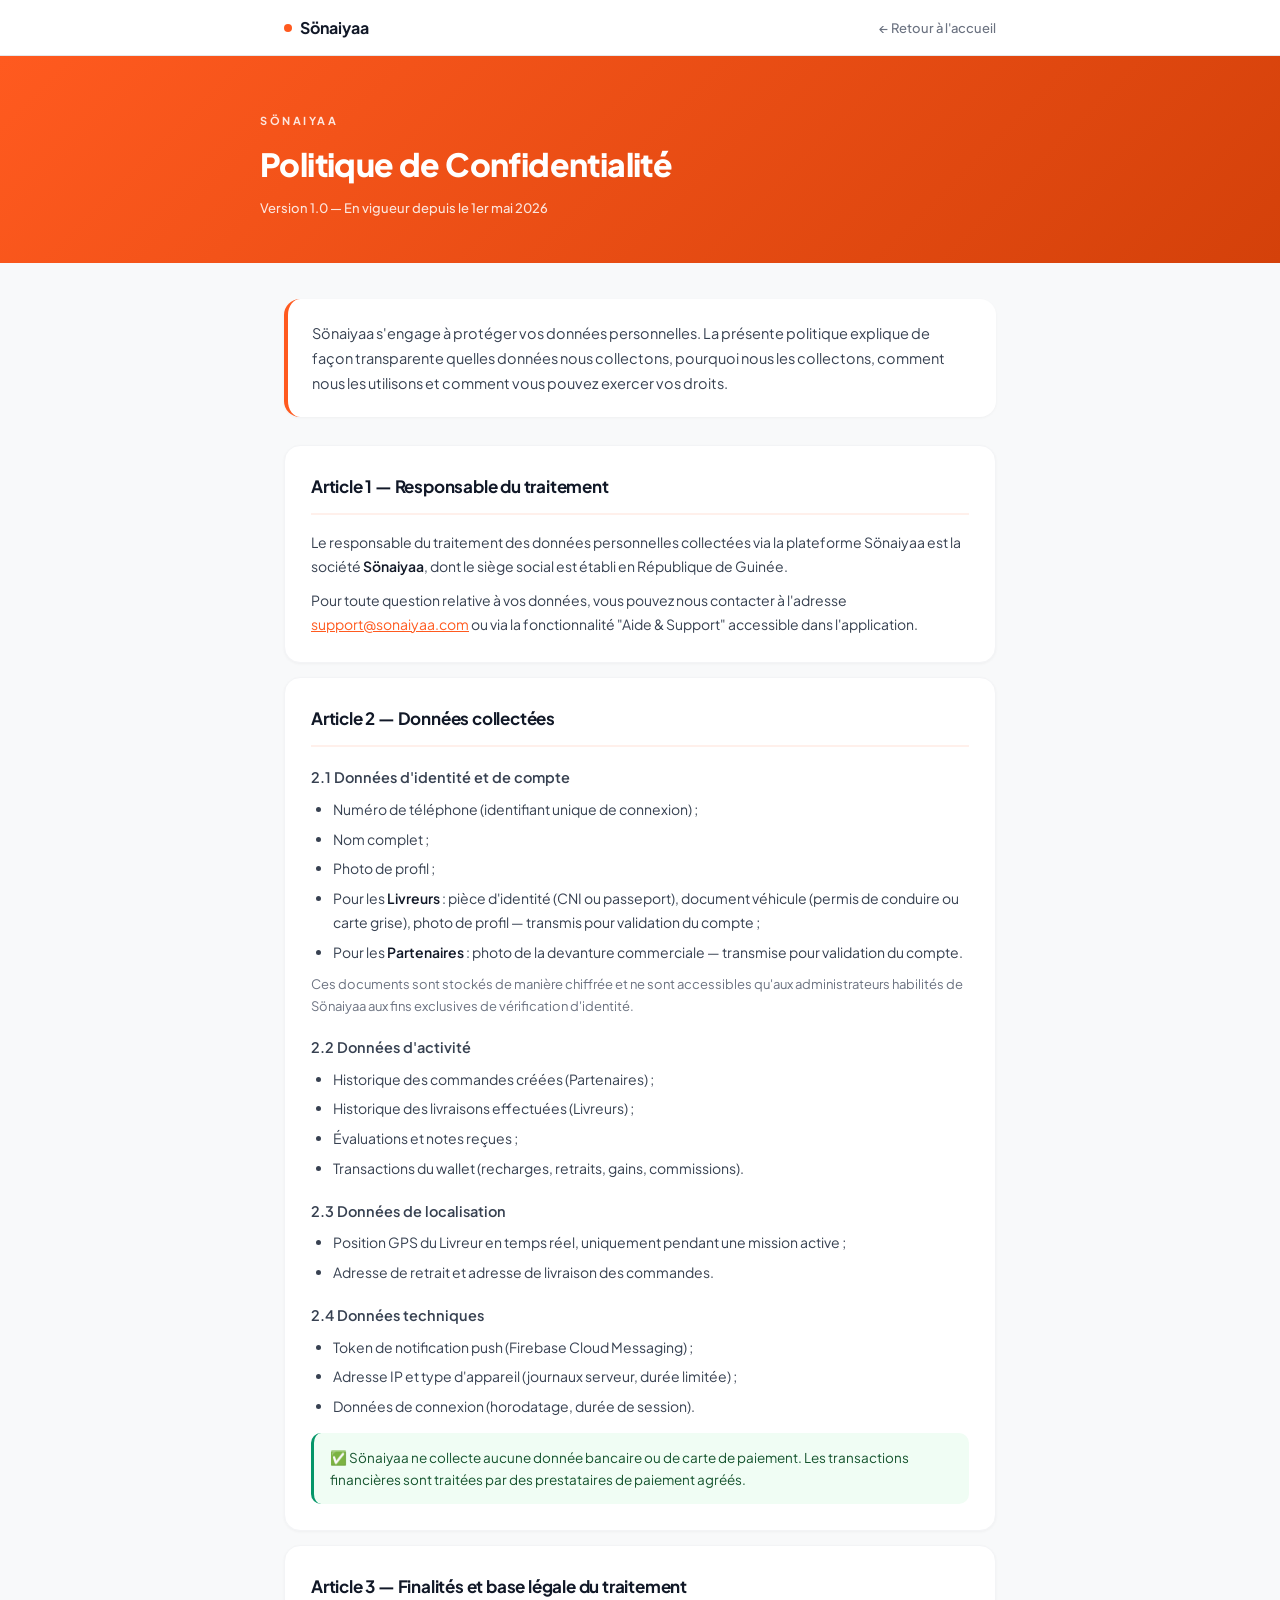
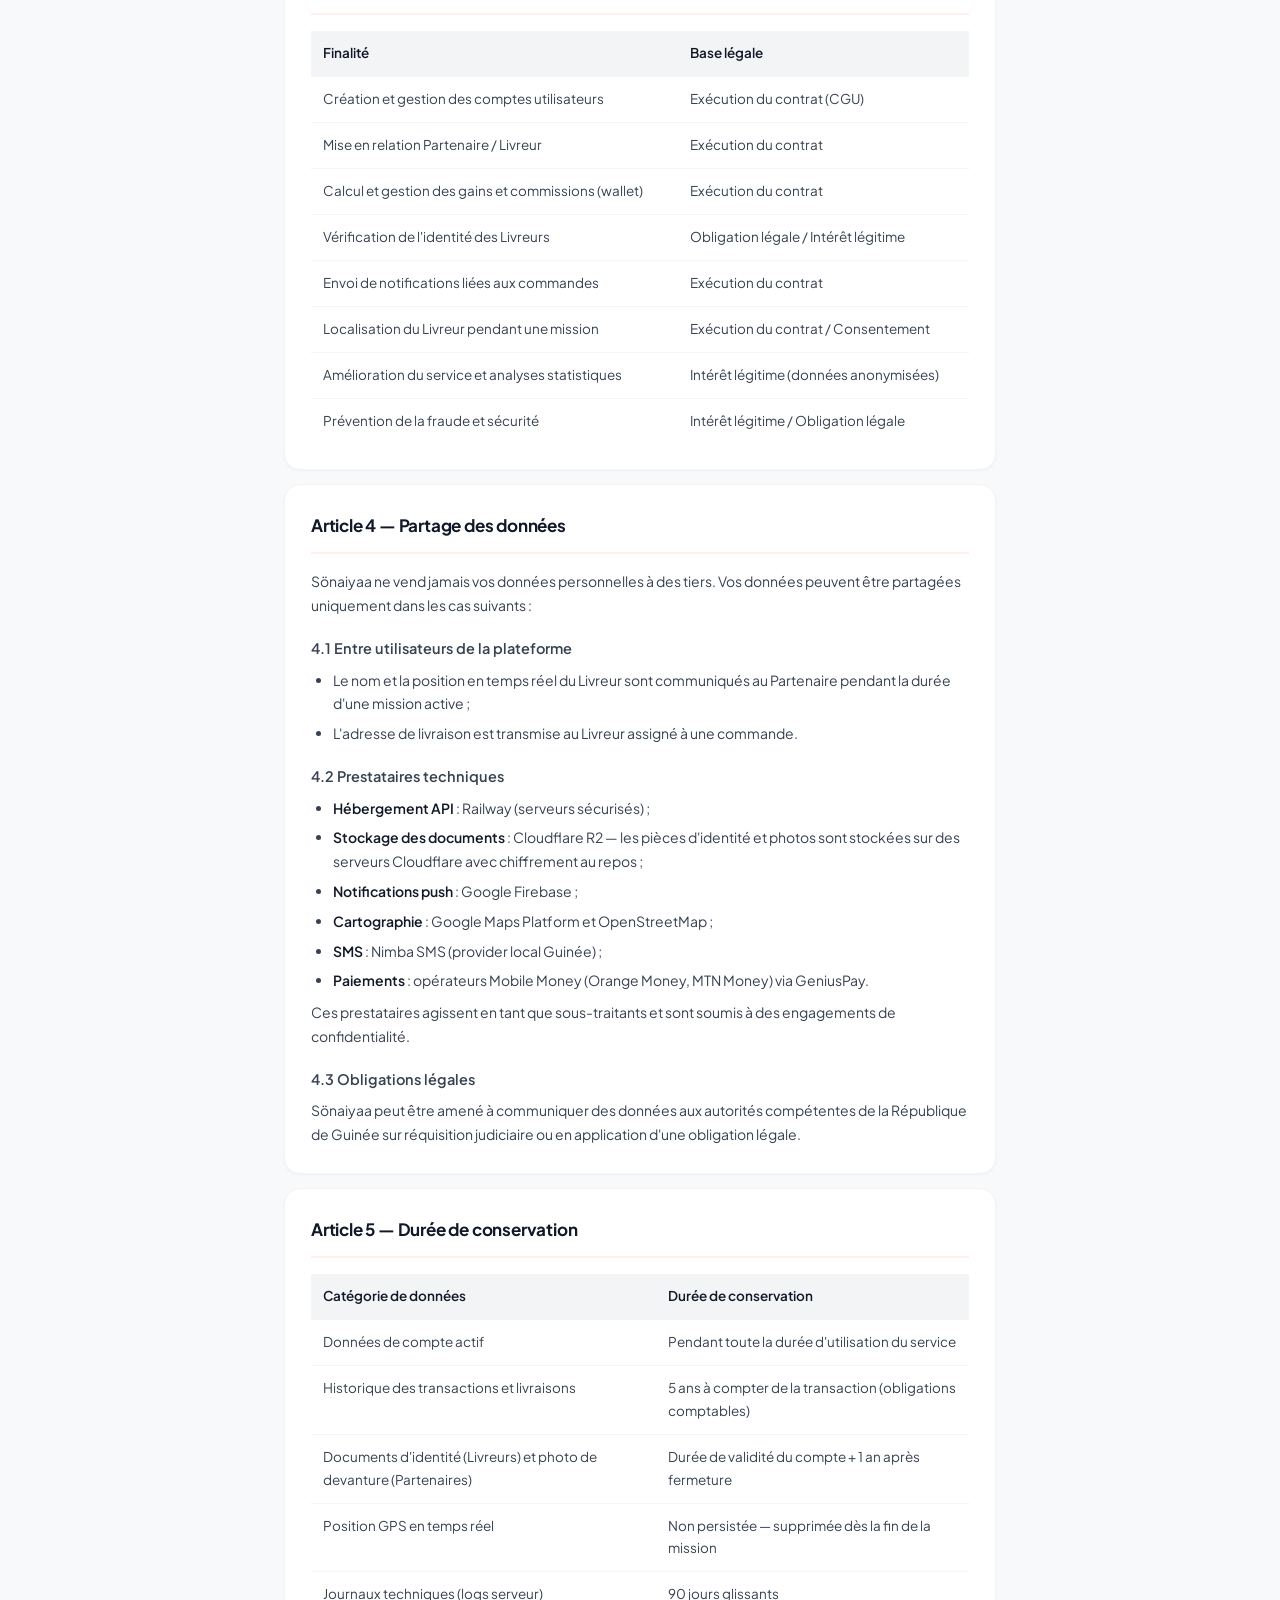
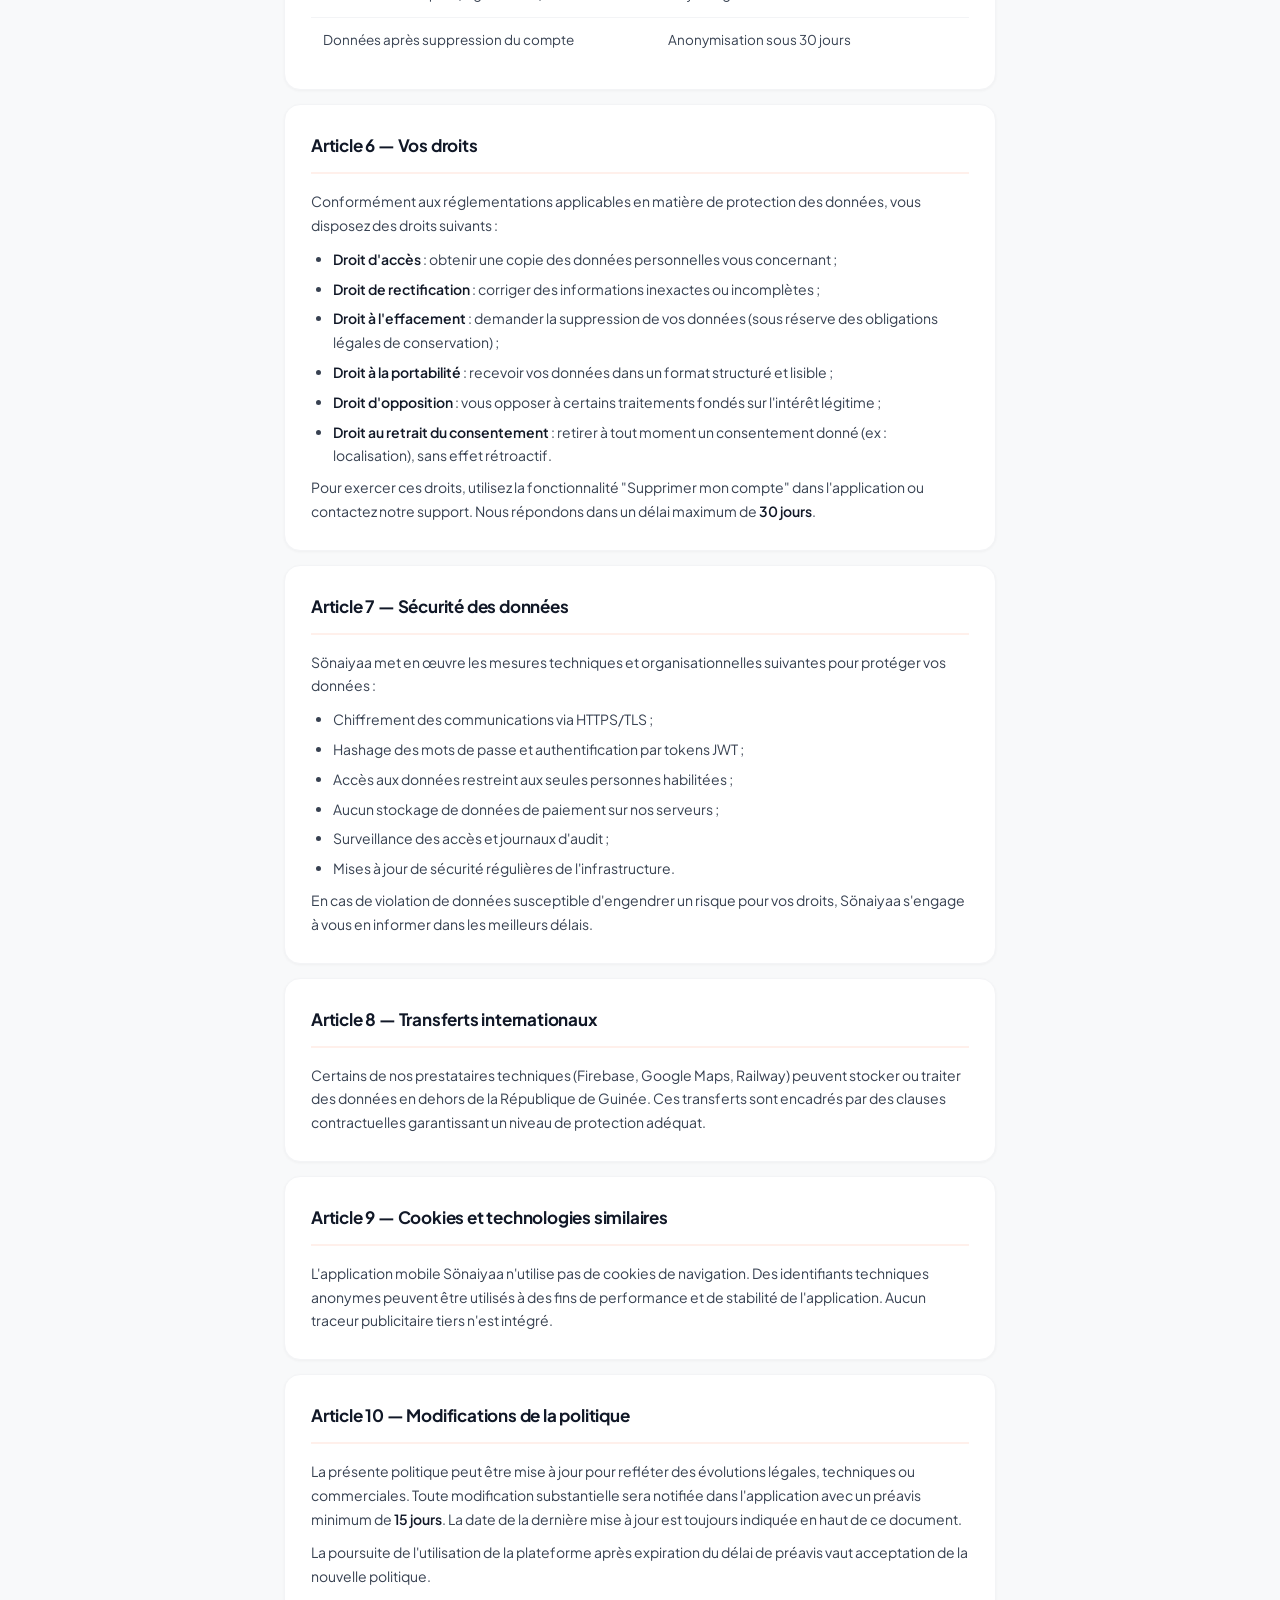
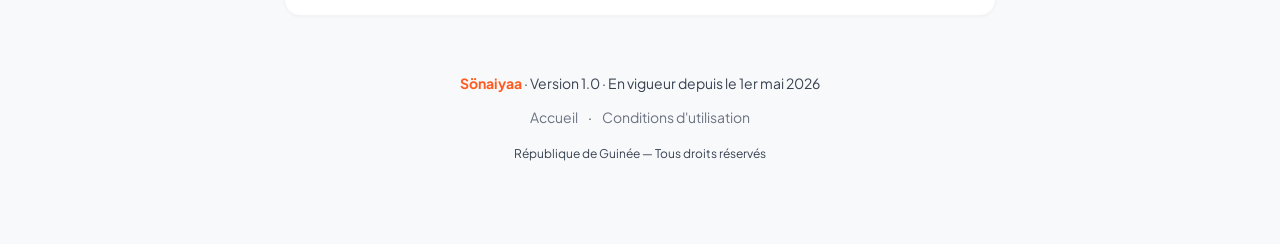
<file: politique-confidentialite.html>
<!DOCTYPE html>
<html lang="fr">
<head>
  <meta charset="UTF-8" />
  <meta name="viewport" content="width=device-width, initial-scale=1.0" />
  <title>Politique de Confidentialité — Sönaiyaa</title>
  <meta name="description" content="Politique de confidentialité et protection des données — Sönaiyaa, plateforme de livraison en Guinée." />

  <link rel="preconnect" href="https://fonts.googleapis.com">
  <link rel="preconnect" href="https://fonts.gstatic.com" crossorigin>
  <link href="https://fonts.googleapis.com/css2?family=Plus+Jakarta+Sans:wght@400;500;600;700;800&display=swap" rel="stylesheet">

  <style>
    *, *::before, *::after { box-sizing: border-box; margin: 0; padding: 0; }
    body {
      font-family: 'Plus Jakarta Sans', -apple-system, BlinkMacSystemFont, 'Segoe UI', Roboto, sans-serif;
      background: #F8F9FA;
      color: #111827;
      line-height: 1.7;
      -webkit-font-smoothing: antialiased;
    }

    /* ── Mini-nav top ── */
    .topnav {
      position: sticky; top: 0; z-index: 100;
      background: rgba(255,255,255,0.92);
      backdrop-filter: saturate(180%) blur(14px);
      -webkit-backdrop-filter: saturate(180%) blur(14px);
      border-bottom: 1px solid #E5E7EB;
    }
    .topnav__inner {
      max-width: 760px; margin: 0 auto;
      display: flex; align-items: center; justify-content: space-between;
      padding: 14px 24px;
    }
    .topnav__brand {
      display: inline-flex; align-items: center; gap: 8px;
      color: #111827; text-decoration: none;
      font-weight: 700; font-size: 16px;
    }
    .topnav__brand-dot {
      width: 8px; height: 8px; border-radius: 50%;
      background: #FF5A1F;
    }
    .topnav__back {
      color: #6B7280; text-decoration: none; font-size: 13px; font-weight: 500;
      transition: color .2s;
    }
    .topnav__back:hover { color: #111827; }

    /* ── Hero ── */
    header.hero {
      background: linear-gradient(135deg, #FF5A1F 0%, #D4410A 100%);
      color: white;
      padding: 56px 24px 44px;
    }
    .hero__inner { max-width: 760px; margin: 0 auto; }
    .hero .label { font-size: 11px; font-weight: 700; letter-spacing: 2.5px; text-transform: uppercase; opacity: 0.85; margin-bottom: 14px; }
    .hero h1 { font-size: 32px; font-weight: 800; line-height: 1.2; letter-spacing: -0.6px; }
    .hero .meta { margin-top: 14px; font-size: 13px; opacity: 0.85; font-weight: 500; }

    /* ── Container ── */
    .container { max-width: 760px; margin: 0 auto; padding: 36px 24px 80px; }

    .intro {
      background: white; border-radius: 16px; padding: 22px 24px; margin-bottom: 28px;
      border-left: 4px solid #FF5A1F;
      font-size: 14.5px; color: #374151; line-height: 1.7;
      box-shadow: 0 1px 3px rgba(0,0,0,0.04);
    }

    section {
      background: white; border-radius: 16px; padding: 26px;
      margin-bottom: 14px;
      box-shadow: 0 1px 3px rgba(0,0,0,0.04);
      border: 1px solid #F3F4F6;
    }

    h2 {
      font-size: 17px; font-weight: 700; color: #111827;
      margin-bottom: 16px; padding-bottom: 12px;
      border-bottom: 2px solid #FFF0EB;
      letter-spacing: -0.2px;
    }
    h3 { font-size: 14.5px; font-weight: 600; color: #374151; margin: 18px 0 8px; }
    p { font-size: 14px; color: #374151; margin-bottom: 10px; }
    p:last-child { margin-bottom: 0; }
    ul { padding-left: 22px; margin: 8px 0; }
    li { font-size: 14px; color: #374151; margin-bottom: 6px; }
    strong { color: #111827; font-weight: 600; }

    table { width: 100%; border-collapse: collapse; margin-top: 12px; font-size: 13.5px; }
    th { background: #F3F4F6; text-align: left; padding: 11px 12px; color: #111827; font-weight: 600; }
    td { padding: 11px 12px; border-top: 1px solid #F3F4F6; color: #374151; vertical-align: top; }

    .info-box {
      background: #F0FDF4; border-radius: 10px;
      padding: 14px 16px; margin-top: 14px;
      font-size: 13.5px; color: #14532D; line-height: 1.6;
      border-left: 3px solid #059669;
    }

    .pagefooter {
      text-align: center; margin-top: 56px; padding: 0 24px;
      font-size: 13px; color: #9CA3AF;
    }
    .pagefooter strong { color: #FF5A1F; font-weight: 700; }
    .pagefooter a { color: #6B7280; text-decoration: none; margin: 0 8px; }
    .pagefooter a:hover { color: #111827; text-decoration: underline; }

    @media (max-width: 600px) {
      .hero { padding: 40px 24px 32px; }
      .hero h1 { font-size: 24px; }
      section { padding: 20px; }
      h2 { font-size: 16px; }
    }
  </style>
</head>
<body>

<nav class="topnav">
  <div class="topnav__inner">
    <a href="/" class="topnav__brand">
      <span class="topnav__brand-dot"></span>
      Sönaiyaa
    </a>
    <a href="/" class="topnav__back">← Retour à l'accueil</a>
  </div>
</nav>

<header class="hero">
  <div class="hero__inner">
    <div class="label">Sönaiyaa</div>
    <h1>Politique de Confidentialité</h1>
    <div class="meta">Version 1.0 — En vigueur depuis le 1er mai 2026</div>
  </div>
</header>

<div class="container">

  <div class="intro">
    Sönaiyaa s'engage à protéger vos données personnelles. La présente politique explique de façon transparente quelles données nous collectons, pourquoi nous les collectons, comment nous les utilisons et comment vous pouvez exercer vos droits.
  </div>

  <section>
    <h2>Article 1 — Responsable du traitement</h2>
    <p>Le responsable du traitement des données personnelles collectées via la plateforme Sönaiyaa est la société <strong>Sönaiyaa</strong>, dont le siège social est établi en République de Guinée.</p>
    <p>Pour toute question relative à vos données, vous pouvez nous contacter à l'adresse <a href="mailto:support@sonaiyaa.com" style="color:#FF5A1F;">support@sonaiyaa.com</a> ou via la fonctionnalité "Aide &amp; Support" accessible dans l'application.</p>
  </section>

  <section>
    <h2>Article 2 — Données collectées</h2>
    <h3>2.1 Données d'identité et de compte</h3>
    <ul>
      <li>Numéro de téléphone (identifiant unique de connexion) ;</li>
      <li>Nom complet ;</li>
      <li>Photo de profil ;</li>
      <li>Pour les <strong>Livreurs</strong> : pièce d'identité (CNI ou passeport), document véhicule (permis de conduire ou carte grise), photo de profil — transmis pour validation du compte ;</li>
      <li>Pour les <strong>Partenaires</strong> : photo de la devanture commerciale — transmise pour validation du compte.</li>
    </ul>
    <p style="font-size:13px;color:#6B7280;margin-top:8px;">Ces documents sont stockés de manière chiffrée et ne sont accessibles qu'aux administrateurs habilités de Sönaiyaa aux fins exclusives de vérification d'identité.</p>
    <h3>2.2 Données d'activité</h3>
    <ul>
      <li>Historique des commandes créées (Partenaires) ;</li>
      <li>Historique des livraisons effectuées (Livreurs) ;</li>
      <li>Évaluations et notes reçues ;</li>
      <li>Transactions du wallet (recharges, retraits, gains, commissions).</li>
    </ul>
    <h3>2.3 Données de localisation</h3>
    <ul>
      <li>Position GPS du Livreur en temps réel, uniquement pendant une mission active ;</li>
      <li>Adresse de retrait et adresse de livraison des commandes.</li>
    </ul>
    <h3>2.4 Données techniques</h3>
    <ul>
      <li>Token de notification push (Firebase Cloud Messaging) ;</li>
      <li>Adresse IP et type d'appareil (journaux serveur, durée limitée) ;</li>
      <li>Données de connexion (horodatage, durée de session).</li>
    </ul>
    <div class="info-box">✅ Sönaiyaa ne collecte aucune donnée bancaire ou de carte de paiement. Les transactions financières sont traitées par des prestataires de paiement agréés.</div>
  </section>

  <section>
    <h2>Article 3 — Finalités et base légale du traitement</h2>
    <table>
      <tr><th>Finalité</th><th>Base légale</th></tr>
      <tr><td>Création et gestion des comptes utilisateurs</td><td>Exécution du contrat (CGU)</td></tr>
      <tr><td>Mise en relation Partenaire / Livreur</td><td>Exécution du contrat</td></tr>
      <tr><td>Calcul et gestion des gains et commissions (wallet)</td><td>Exécution du contrat</td></tr>
      <tr><td>Vérification de l'identité des Livreurs</td><td>Obligation légale / Intérêt légitime</td></tr>
      <tr><td>Envoi de notifications liées aux commandes</td><td>Exécution du contrat</td></tr>
      <tr><td>Localisation du Livreur pendant une mission</td><td>Exécution du contrat / Consentement</td></tr>
      <tr><td>Amélioration du service et analyses statistiques</td><td>Intérêt légitime (données anonymisées)</td></tr>
      <tr><td>Prévention de la fraude et sécurité</td><td>Intérêt légitime / Obligation légale</td></tr>
    </table>
  </section>

  <section>
    <h2>Article 4 — Partage des données</h2>
    <p>Sönaiyaa ne vend jamais vos données personnelles à des tiers. Vos données peuvent être partagées uniquement dans les cas suivants :</p>
    <h3>4.1 Entre utilisateurs de la plateforme</h3>
    <ul>
      <li>Le nom et la position en temps réel du Livreur sont communiqués au Partenaire pendant la durée d'une mission active ;</li>
      <li>L'adresse de livraison est transmise au Livreur assigné à une commande.</li>
    </ul>
    <h3>4.2 Prestataires techniques</h3>
    <ul>
      <li><strong>Hébergement API</strong> : Railway (serveurs sécurisés) ;</li>
      <li><strong>Stockage des documents</strong> : Cloudflare R2 — les pièces d'identité et photos sont stockées sur des serveurs Cloudflare avec chiffrement au repos ;</li>
      <li><strong>Notifications push</strong> : Google Firebase ;</li>
      <li><strong>Cartographie</strong> : Google Maps Platform et OpenStreetMap ;</li>
      <li><strong>SMS</strong> : Nimba SMS (provider local Guinée) ;</li>
      <li><strong>Paiements</strong> : opérateurs Mobile Money (Orange Money, MTN Money) via GeniusPay.</li>
    </ul>
    <p>Ces prestataires agissent en tant que sous-traitants et sont soumis à des engagements de confidentialité.</p>
    <h3>4.3 Obligations légales</h3>
    <p>Sönaiyaa peut être amené à communiquer des données aux autorités compétentes de la République de Guinée sur réquisition judiciaire ou en application d'une obligation légale.</p>
  </section>

  <section>
    <h2>Article 5 — Durée de conservation</h2>
    <table>
      <tr><th>Catégorie de données</th><th>Durée de conservation</th></tr>
      <tr><td>Données de compte actif</td><td>Pendant toute la durée d'utilisation du service</td></tr>
      <tr><td>Historique des transactions et livraisons</td><td>5 ans à compter de la transaction (obligations comptables)</td></tr>
      <tr><td>Documents d'identité (Livreurs) et photo de devanture (Partenaires)</td><td>Durée de validité du compte + 1 an après fermeture</td></tr>
      <tr><td>Position GPS en temps réel</td><td>Non persistée — supprimée dès la fin de la mission</td></tr>
      <tr><td>Journaux techniques (logs serveur)</td><td>90 jours glissants</td></tr>
      <tr><td>Données après suppression du compte</td><td>Anonymisation sous 30 jours</td></tr>
    </table>
  </section>

  <section>
    <h2>Article 6 — Vos droits</h2>
    <p>Conformément aux réglementations applicables en matière de protection des données, vous disposez des droits suivants :</p>
    <ul>
      <li><strong>Droit d'accès</strong> : obtenir une copie des données personnelles vous concernant ;</li>
      <li><strong>Droit de rectification</strong> : corriger des informations inexactes ou incomplètes ;</li>
      <li><strong>Droit à l'effacement</strong> : demander la suppression de vos données (sous réserve des obligations légales de conservation) ;</li>
      <li><strong>Droit à la portabilité</strong> : recevoir vos données dans un format structuré et lisible ;</li>
      <li><strong>Droit d'opposition</strong> : vous opposer à certains traitements fondés sur l'intérêt légitime ;</li>
      <li><strong>Droit au retrait du consentement</strong> : retirer à tout moment un consentement donné (ex : localisation), sans effet rétroactif.</li>
    </ul>
    <p>Pour exercer ces droits, utilisez la fonctionnalité "Supprimer mon compte" dans l'application ou contactez notre support. Nous répondons dans un délai maximum de <strong>30 jours</strong>.</p>
  </section>

  <section>
    <h2>Article 7 — Sécurité des données</h2>
    <p>Sönaiyaa met en œuvre les mesures techniques et organisationnelles suivantes pour protéger vos données :</p>
    <ul>
      <li>Chiffrement des communications via HTTPS/TLS ;</li>
      <li>Hashage des mots de passe et authentification par tokens JWT ;</li>
      <li>Accès aux données restreint aux seules personnes habilitées ;</li>
      <li>Aucun stockage de données de paiement sur nos serveurs ;</li>
      <li>Surveillance des accès et journaux d'audit ;</li>
      <li>Mises à jour de sécurité régulières de l'infrastructure.</li>
    </ul>
    <p>En cas de violation de données susceptible d'engendrer un risque pour vos droits, Sönaiyaa s'engage à vous en informer dans les meilleurs délais.</p>
  </section>

  <section>
    <h2>Article 8 — Transferts internationaux</h2>
    <p>Certains de nos prestataires techniques (Firebase, Google Maps, Railway) peuvent stocker ou traiter des données en dehors de la République de Guinée. Ces transferts sont encadrés par des clauses contractuelles garantissant un niveau de protection adéquat.</p>
  </section>

  <section>
    <h2>Article 9 — Cookies et technologies similaires</h2>
    <p>L'application mobile Sönaiyaa n'utilise pas de cookies de navigation. Des identifiants techniques anonymes peuvent être utilisés à des fins de performance et de stabilité de l'application. Aucun traceur publicitaire tiers n'est intégré.</p>
  </section>

  <section>
    <h2>Article 10 — Modifications de la politique</h2>
    <p>La présente politique peut être mise à jour pour refléter des évolutions légales, techniques ou commerciales. Toute modification substantielle sera notifiée dans l'application avec un préavis minimum de <strong>15 jours</strong>. La date de la dernière mise à jour est toujours indiquée en haut de ce document.</p>
    <p>La poursuite de l'utilisation de la plateforme après expiration du délai de préavis vaut acceptation de la nouvelle politique.</p>
  </section>

  <div class="pagefooter">
    <p><strong>Sönaiyaa</strong> · Version 1.0 · En vigueur depuis le 1er mai 2026</p>
    <p style="margin-top:8px">
      <a href="/">Accueil</a> ·
      <a href="/conditions-utilisation.html">Conditions d'utilisation</a>
    </p>
    <p style="margin-top:14px; font-size:12px;">République de Guinée — Tous droits réservés</p>
  </div>

</div>
</body>
</html>
</file>
<file: style.css>
/* ─── SÖNAIYA — Design System ─────────────────────────── */
:root {
  --accent: #FF5A1F;
  --accent-light: #FFF0EB;
  --accent-dark: #D4410A;
  --accent-glow: rgba(255, 90, 31, 0.15);
  --black: #111827;
  --white: #FFFFFF;
  --bg: #FAFAF8;
  --bg-warm: #F5F0EB;
  --text-primary: #111827;
  --text-secondary: #6B7280;
  --text-tertiary: #9CA3AF;
  --divider: #E5E7EB;
  --card-bg: #FFFFFF;
  --radius-sm: 12px;
  --radius-md: 16px;
  --radius-lg: 24px;
  --radius-xl: 32px;
  --radius-pill: 999px;
  --font: 'Plus Jakarta Sans', -apple-system, BlinkMacSystemFont, sans-serif;
  --shadow-sm: 0 2px 8px rgba(0,0,0,0.04);
  --shadow-md: 0 8px 24px rgba(0,0,0,0.06);
  --shadow-lg: 0 16px 48px rgba(0,0,0,0.08);
  --shadow-accent: 0 8px 32px rgba(255,90,31,0.2);
}

*, *::before, *::after { margin: 0; padding: 0; box-sizing: border-box; }

html { scroll-behavior: smooth; -webkit-font-smoothing: antialiased; }

body {
  font-family: var(--font);
  background: var(--bg);
  color: var(--text-primary);
  line-height: 1.6;
  overflow-x: hidden;
}

a { text-decoration: none; color: inherit; }
img { max-width: 100%; display: block; }

.text-accent { color: var(--accent); }
.section__inner { max-width: 1200px; margin: 0 auto; padding: 0 24px; }

/* ─── NAV ─────────────────────────────────────────────── */
.nav {
  position: fixed; top: 0; left: 0; right: 0; z-index: 100;
  padding: 18px 0;
  transition: all 0.4s cubic-bezier(0.16, 1, 0.3, 1);
}
.nav.scrolled {
  background: rgba(250,250,248,0.78);
  backdrop-filter: blur(24px) saturate(180%);
  -webkit-backdrop-filter: blur(24px) saturate(180%);
  border-bottom: 1px solid rgba(0,0,0,0.05);
  padding: 12px 0;
  box-shadow: 0 4px 24px rgba(0,0,0,0.04);
}
.nav__inner {
  max-width: 1280px; margin: 0 auto; padding: 0 32px;
  display: flex; align-items: center; justify-content: space-between;
  gap: 32px;
}
.nav__logo {
  font-size: 22px; font-weight: 800; letter-spacing: -0.5px;
  display: flex; align-items: center; gap: 8px;
}
.nav__logo-dot {
  width: 10px; height: 10px; border-radius: 50%;
  background: var(--accent);
  display: inline-block;
  box-shadow: 0 0 12px var(--accent-glow);
}
.nav__logo-img {
  width: 28px; height: 28px;
  display: inline-block;
  filter: drop-shadow(0 0 12px var(--accent-glow));
}
.nav__logo-img--light { filter: none; }

.nav__logo-full {
  height: 44px; width: auto;
  display: block;
  transition: height 0.4s cubic-bezier(0.16, 1, 0.3, 1);
}
.nav.scrolled .nav__logo-full { height: 36px; }
.footer__brand .nav__logo-full { height: 48px; margin-bottom: 16px; }
.nav__logo-full--invert {
  filter: brightness(0) invert(1);
}
@media (max-width: 600px) {
  .nav__logo-full { height: 36px; }
  .nav.scrolled .nav__logo-full { height: 30px; }
  .footer__brand .nav__logo-full { height: 40px; }
}
.nav__links {
  display: flex; gap: 36px;
}
.nav__links a {
  font-size: 14px; font-weight: 600; color: var(--text-primary);
  transition: color 0.2s; position: relative;
  letter-spacing: -0.1px;
}
.nav__links a:hover { color: var(--accent); }
.nav__links a::after {
  content: ''; position: absolute; bottom: -6px; left: 0;
  width: 0; height: 2px; background: var(--accent); border-radius: 2px;
  transition: width 0.3s cubic-bezier(0.16, 1, 0.3, 1);
}
.nav__links a:hover::after { width: 100%; }
.nav__cta {
  display: inline-flex; align-items: center; gap: 8px;
  background: var(--black); color: var(--white);
  padding: 11px 22px; border-radius: var(--radius-pill);
  font-size: 14px; font-weight: 600; letter-spacing: -0.2px;
  transition: transform 0.2s, box-shadow 0.2s, gap 0.2s;
}
.nav__cta:hover {
  transform: translateY(-1px); box-shadow: 0 12px 24px rgba(0,0,0,0.18);
  gap: 12px;
}
.nav__cta svg { transition: transform 0.2s; }
.nav__cta:hover svg { transform: translateX(2px); }
.nav__burger { display: none; background: none; border: none; cursor: pointer; padding: 4px; }
.nav__burger span {
  display: block; width: 24px; height: 2px; background: var(--black);
  margin: 5px 0; transition: all 0.3s;
}

/* ─── HERO — Conakry en mouvement ─────────────────────── */
.hero {
  position: relative; min-height: 100vh;
  display: flex; align-items: center;
  padding: 120px 0 60px;
  background: linear-gradient(180deg, #FAFAF8 0%, #F5F0EB 100%);
  overflow: hidden;
}
@keyframes pulse-dot {
  0%, 100% { opacity: 1; transform: scale(1); }
  50% { opacity: 0.5; transform: scale(0.8); }
}
@keyframes fadeInUp {
  from { opacity: 0; transform: translateY(24px); }
  to { opacity: 1; transform: translateY(0); }
}
.hero__inner {
  max-width: 1280px; margin: 0 auto; padding: 0 32px;
  display: grid; grid-template-columns: minmax(0, 1fr) minmax(0, 1.05fr); gap: 64px;
  align-items: center; position: relative; z-index: 1;
  width: 100%;
}
.hero__badge {
  display: inline-flex; align-items: center; gap: 10px;
  background: #FFFFFF; color: var(--text-primary);
  padding: 10px 18px; border-radius: var(--radius-pill);
  font-size: 13px; font-weight: 600;
  margin-bottom: 32px;
  border: 1px solid rgba(0,0,0,0.06);
  box-shadow: 0 2px 12px rgba(0,0,0,0.04);
  animation: fadeInUp 0.8s cubic-bezier(0.16, 1, 0.3, 1) both;
}
.hero__badge #liveCount { color: var(--accent); font-weight: 700; }
.hero__badge-dot {
  width: 8px; height: 8px; border-radius: 50%; background: var(--accent);
  animation: pulse-dot 1.5s ease-in-out infinite;
  box-shadow: 0 0 0 4px rgba(255,90,31,0.15);
}
.hero__title {
  font-size: clamp(36px, 5.4vw, 76px);
  font-weight: 800; line-height: 1.02; letter-spacing: -2.5px;
  margin-bottom: 28px;
  color: var(--black);
  animation: fadeInUp 0.8s 0.1s cubic-bezier(0.16, 1, 0.3, 1) both;
}
.hero__title-strike {
  position: relative; color: var(--text-tertiary); font-weight: 700;
  display: inline-block;
}
.hero__title-strike::after {
  content: ''; position: absolute; left: -4px; right: -4px; top: 50%;
  height: 6px; background: var(--accent); border-radius: 3px;
  transform: rotate(-1.5deg);
  animation: strike-in 0.6s cubic-bezier(0.16, 1, 0.3, 1) both;
  transform-origin: left center;
}
.hero__title-strike:nth-of-type(1)::after { animation-delay: 0.4s; }
.hero__title-strike:nth-of-type(2)::after { animation-delay: 0.7s; }
@keyframes strike-in {
  from { transform: rotate(-1.5deg) scaleX(0); }
  to   { transform: rotate(-1.5deg) scaleX(1); }
}
.hero__title-accent { color: var(--accent); }
.hero__subtitle {
  font-size: 17px; color: var(--text-secondary); line-height: 1.65;
  max-width: 480px; margin-bottom: 36px;
  animation: fadeInUp 0.8s 0.2s cubic-bezier(0.16, 1, 0.3, 1) both;
}
.hero__ctas {
  display: flex; gap: 12px; flex-wrap: wrap; align-items: center;
  margin-bottom: 48px;
  animation: fadeInUp 0.8s 0.3s cubic-bezier(0.16, 1, 0.3, 1) both;
}
.hero__cta-primary {
  display: inline-flex; align-items: center; gap: 10px;
  background: var(--black); color: var(--white);
  padding: 16px 28px; border-radius: var(--radius-pill);
  font-size: 15px; font-weight: 600;
  transition: transform 0.2s, box-shadow 0.2s;
}
.hero__cta-primary:hover { transform: translateY(-2px); box-shadow: 0 16px 32px rgba(0,0,0,0.16); }
.hero__cta-ghost {
  padding: 16px 8px; font-size: 15px; font-weight: 600; color: var(--text-primary);
  border-bottom: 2px solid transparent; transition: border-color 0.2s;
}
.hero__cta-ghost:hover { border-color: var(--accent); }
.hero__meta {
  display: flex; align-items: center; gap: 24px; flex-wrap: wrap;
  animation: fadeInUp 0.8s 0.4s cubic-bezier(0.16, 1, 0.3, 1) both;
}
.hero__meta-item { display: flex; flex-direction: column; gap: 2px; }
.hero__meta-item strong { font-size: 18px; font-weight: 800; color: var(--black); letter-spacing: -0.5px; }
.hero__meta-item span { font-size: 12px; color: var(--text-secondary); font-weight: 500; }
.hero__meta-divider { width: 1px; height: 36px; background: rgba(0,0,0,0.1); }

/* ─── HERO MAP — Conakry SVG live ──────────────────────── */
.hero__map {
  position: relative; aspect-ratio: 1000 / 700;
  background: var(--white); border-radius: 28px;
  border: 1px solid rgba(0,0,0,0.06);
  overflow: hidden;
  box-shadow:
    0 20px 60px rgba(0,0,0,0.08),
    0 4px 12px rgba(0,0,0,0.04);
  animation: fadeInUp 1s 0.3s cubic-bezier(0.16, 1, 0.3, 1) both;
}
.map__top, .map__bottom {
  position: absolute; left: 0; right: 0;
  display: flex; align-items: center; justify-content: space-between;
  padding: 14px 18px; z-index: 2; pointer-events: none;
}
.map__top { top: 0; }
.map__bottom { bottom: 0; }
.map__live {
  display: inline-flex; align-items: center; gap: 8px;
  background: rgba(255,255,255,0.92); backdrop-filter: blur(8px);
  padding: 7px 12px; border-radius: var(--radius-pill);
  font-size: 11px; font-weight: 600; color: var(--text-primary);
  border: 1px solid rgba(0,0,0,0.06);
}
.map__live-dot {
  width: 6px; height: 6px; border-radius: 50%; background: #22c55e;
  animation: pulse-dot 1.5s ease-in-out infinite;
  box-shadow: 0 0 0 4px rgba(34,197,94,0.2);
}
.map__compass {
  width: 32px; height: 32px; border-radius: 50%;
  background: rgba(255,255,255,0.92); backdrop-filter: blur(8px);
  display: flex; align-items: center; justify-content: center;
  font-size: 12px; font-weight: 700; color: var(--text-secondary);
  border: 1px solid rgba(0,0,0,0.06);
}
.map__svg { width: 100%; height: 100%; display: block; }
.map__legend {
  display: inline-flex; align-items: center; gap: 7px;
  font-size: 11px; color: var(--text-secondary); font-weight: 500;
  background: rgba(255,255,255,0.92); backdrop-filter: blur(8px);
  padding: 6px 12px; border-radius: var(--radius-pill);
  border: 1px solid rgba(0,0,0,0.06);
}
.map__legend-dot { width: 8px; height: 8px; border-radius: 50%; }
.map__legend-dot--livreur { background: var(--accent); box-shadow: 0 0 0 3px rgba(255,90,31,0.2); }
.map__legend-dot--quartier { background: #9CA3AF; }

/* Livreur marker (animé par JS, transition CSS pour fluidité) */
.livreur-marker {
  transition: transform 4s cubic-bezier(0.4, 0.0, 0.2, 1);
}
.livreur-marker .lm-pulse {
  fill: var(--accent); opacity: 0.25;
  transform-origin: center; transform-box: fill-box;
  animation: lm-pulse 2s ease-in-out infinite;
}
@keyframes lm-pulse {
  0% { transform: scale(1); opacity: 0.35; }
  100% { transform: scale(2.8); opacity: 0; }
}
.livreur-marker .lm-core {
  fill: var(--accent); stroke: var(--white); stroke-width: 3;
}

/* Responsive hero */
@media (max-width: 980px) {
  .hero { padding: 100px 0 40px; min-height: auto; }
  .hero__inner { grid-template-columns: 1fr; gap: 40px; }
  .hero__map { max-width: 100%; }
  .hero__title { font-size: clamp(32px, 8vw, 48px); letter-spacing: -1.5px; }
}

/* Store buttons */
.store-btn {
  display: inline-flex; align-items: center; gap: 12px;
  padding: 14px 24px; border-radius: var(--radius-md);
  font-size: 14px; transition: all 0.3s cubic-bezier(0.16, 1, 0.3, 1);
}
.store-btn small { display: block; font-size: 11px; opacity: 0.7; font-weight: 400; }
.store-btn strong { display: block; font-size: 16px; font-weight: 700; }
.store-btn--apple {
  background: var(--black); color: var(--white);
}
.store-btn--google {
  background: var(--white); color: var(--black);
  border: 1.5px solid var(--divider);
}
.store-btn:hover { transform: translateY(-2px); box-shadow: var(--shadow-lg); }
.store-btn--large { padding: 18px 32px; }
.store-btn--large strong { font-size: 18px; }

/* Hero visual */
.hero__visual {
  position: relative;
  animation: fadeInUp 1s 0.4s cubic-bezier(0.16, 1, 0.3, 1) both;
}
.hero__phone-wrapper { position: relative; }
.hero__phones {
  width: 100%; max-width: 520px; margin: 0 auto;
  filter: drop-shadow(0 32px 64px rgba(0,0,0,0.12));
}

/* Scroll cue */
.hero__scroll-cue {
  position: absolute; bottom: 40px; left: 50%; transform: translateX(-50%);
}
.hero__scroll-line {
  width: 2px; height: 40px; background: var(--divider); position: relative; overflow: hidden;
  border-radius: 2px;
}
.hero__scroll-line::after {
  content: ''; position: absolute; top: -40px; left: 0;
  width: 2px; height: 20px; background: var(--accent);
  animation: scroll-down 2s ease-in-out infinite;
}
@keyframes scroll-down {
  0% { top: -20px; }
  100% { top: 40px; }
}

/* ─── STATS ───────────────────────────────────────────── */
.stats {
  background: var(--white); border-top: 1px solid var(--divider); border-bottom: 1px solid var(--divider);
  padding: 48px 0;
}
.stats__inner {
  max-width: 1200px; margin: 0 auto; padding: 0 24px;
  display: flex; align-items: center; justify-content: center; gap: 48px;
  flex-wrap: wrap;
}
.stat { text-align: center; }
.stat__number {
  font-size: 36px; font-weight: 800; letter-spacing: -1px; color: var(--black);
}
.stat__suffix { font-size: 28px; font-weight: 700; color: var(--accent); }
.stat__label { display: block; font-size: 13px; color: var(--text-secondary); margin-top: 4px; font-weight: 500; }
.stat__divider { width: 1px; height: 48px; background: var(--divider); }

/* ─── SECTION HEADER ──────────────────────────────────── */
.section__header { text-align: center; margin-bottom: 64px; }
.section__tag {
  display: inline-block; font-size: 13px; font-weight: 700;
  text-transform: uppercase; letter-spacing: 1.5px;
  color: var(--accent); margin-bottom: 16px;
}
.section__tag--light { color: var(--accent); }
.section__title {
  font-size: clamp(30px, 4vw, 48px); font-weight: 800;
  line-height: 1.15; letter-spacing: -1.5px;
}
.section__title--light { color: var(--white); }

/* ─── FEATURES ────────────────────────────────────────── */
.features { padding: 120px 0; }
.features__grid {
  display: grid; grid-template-columns: repeat(3, 1fr); gap: 20px;
}
.feature-card {
  background: var(--white); border: 1px solid var(--divider);
  border-radius: var(--radius-lg); padding: 36px 28px;
  transition: all 0.4s cubic-bezier(0.16, 1, 0.3, 1);
  position: relative; overflow: hidden;
}
.feature-card::before {
  content: ''; position: absolute; top: 0; left: 0; right: 0; height: 3px;
  background: linear-gradient(90deg, var(--accent), #FF8C42);
  transform: scaleX(0); transform-origin: left;
  transition: transform 0.4s cubic-bezier(0.16, 1, 0.3, 1);
}
.feature-card:hover { transform: translateY(-4px); box-shadow: var(--shadow-lg); border-color: transparent; }
.feature-card:hover::before { transform: scaleX(1); }
.feature-card--highlight {
  background: var(--black); color: var(--white); border-color: transparent;
}
.feature-card--highlight::before { background: var(--accent); transform: scaleX(1); }
.feature-card--highlight p { color: rgba(255,255,255,0.7); }
.feature-card__icon {
  width: 52px; height: 52px; border-radius: var(--radius-sm);
  display: flex; align-items: center; justify-content: center;
  margin-bottom: 20px;
  background: var(--accent-light); color: var(--accent);
}
.feature-card--highlight .feature-card__icon {
  background: rgba(255,90,31,0.15); color: var(--accent);
}
.feature-card h3 { font-size: 18px; font-weight: 700; margin-bottom: 10px; letter-spacing: -0.3px; }
.feature-card p { font-size: 14px; color: var(--text-secondary); line-height: 1.6; }

/* ─── HOW IT WORKS ────────────────────────────────────── */
.how { padding: 120px 0; background: var(--white); }
.how__steps { max-width: 600px; margin: 0 auto; }
.how__step {
  display: flex; gap: 28px; align-items: flex-start;
  padding: 32px; border-radius: var(--radius-lg);
  transition: background 0.3s;
}
.how__step:hover { background: var(--bg); }
.how__step-number {
  font-size: 48px; font-weight: 800; letter-spacing: -2px;
  background: linear-gradient(135deg, var(--accent) 0%, #FF8C42 100%);
  -webkit-background-clip: text; -webkit-text-fill-color: transparent;
  background-clip: text; line-height: 1; min-width: 60px;
}
.how__step-content h3 { font-size: 20px; font-weight: 700; margin-bottom: 8px; letter-spacing: -0.3px; }
.how__step-content p { font-size: 15px; color: var(--text-secondary); line-height: 1.6; }
.how__step-connector { text-align: center; padding: 8px 0; opacity: 0.4; }

/* ─── AUDIENCE SECTIONS ───────────────────────────────── */
.audience { padding: 120px 0; }
.audience--dark { background: var(--black); }
.audience__grid {
  display: grid; grid-template-columns: 1fr 1fr; gap: 80px; align-items: center;
}
.audience__grid--reverse { direction: rtl; }
.audience__grid--reverse > * { direction: ltr; }
.audience__desc {
  font-size: 16px; color: var(--text-secondary); line-height: 1.7;
  margin-bottom: 28px; margin-top: 16px;
}
.audience__desc--light { color: rgba(255,255,255,0.6); }
.audience__list {
  list-style: none; margin-bottom: 36px;
  display: flex; flex-direction: column; gap: 14px;
}
.audience__list--light li { color: rgba(255,255,255,0.8); }
.audience__list li { display: flex; align-items: flex-start; gap: 12px; font-size: 15px; font-weight: 500; }
.audience__list-icon { color: var(--accent); font-size: 14px; margin-top: 2px; }

/* Buttons */
.btn {
  display: inline-flex; align-items: center; gap: 8px;
  padding: 16px 32px; border-radius: var(--radius-pill);
  font-size: 15px; font-weight: 700; cursor: pointer;
  transition: all 0.3s cubic-bezier(0.16, 1, 0.3, 1);
  border: none;
}
.btn--primary { background: var(--black); color: var(--white); }
.btn--primary:hover { transform: translateY(-2px); box-shadow: var(--shadow-lg); }
.btn--accent { background: var(--accent); color: var(--white); }
.btn--accent:hover { transform: translateY(-2px); box-shadow: var(--shadow-accent); }

/* Floating cards */
.audience__visual { position: relative; min-height: 300px; }
.audience__card {
  display: flex; align-items: center; gap: 16px;
  background: var(--white); border: 1px solid var(--divider);
  border-radius: var(--radius-md); padding: 20px 24px;
  box-shadow: var(--shadow-md); position: absolute;
  transition: transform 0.3s; animation: float-card 6s ease-in-out infinite;
}
.audience__card:hover { transform: scale(1.02); }
.audience__card-icon { font-size: 28px; }
.audience__card strong { display: block; font-size: 15px; font-weight: 700; }
.audience__card small { font-size: 12px; color: var(--text-tertiary); }
.audience__card--1 { top: 10%; left: 0; animation-delay: 0s; }
.audience__card--2 { top: 40%; right: 0; animation-delay: 2s; }
.audience__card--3 { bottom: 5%; left: 10%; animation-delay: 4s; }
@keyframes float-card {
  0%, 100% { transform: translateY(0); }
  50% { transform: translateY(-8px); }
}

/* Wallet preview */
.wallet-preview {
  background: linear-gradient(145deg, #1a1a2e 0%, #16213e 100%);
  border-radius: var(--radius-xl); padding: 36px 32px;
  color: var(--white); box-shadow: 0 24px 64px rgba(0,0,0,0.3);
  max-width: 380px; margin: 0 auto;
  border: 1px solid rgba(255,255,255,0.06);
}
.wallet-preview__header {
  display: flex; justify-content: space-between; align-items: center;
  margin-bottom: 28px; font-size: 14px; font-weight: 600;
}
.wallet-preview__badge {
  background: rgba(5,150,105,0.15); color: #34D399;
  padding: 4px 12px; border-radius: var(--radius-pill);
  font-size: 12px; font-weight: 600;
}
.wallet-preview__balance small { display: block; color: rgba(255,255,255,0.5); font-size: 13px; margin-bottom: 8px; }
.wallet-preview__amount {
  font-size: 40px; font-weight: 800; letter-spacing: -1px;
  background: linear-gradient(135deg, var(--white) 0%, rgba(255,255,255,0.8) 100%);
  -webkit-background-clip: text; -webkit-text-fill-color: transparent; background-clip: text;
}
.wallet-preview__amount span { font-size: 18px; }
.wallet-preview__stats {
  display: grid; grid-template-columns: 1fr 1fr; gap: 16px;
  margin-top: 28px; padding-top: 24px; border-top: 1px solid rgba(255,255,255,0.08);
}
.wallet-preview__stats small { display: block; color: rgba(255,255,255,0.5); font-size: 12px; margin-bottom: 6px; }
.wallet-preview__stats strong { font-size: 18px; font-weight: 700; }

/* ─── DOWNLOAD ────────────────────────────────────────── */
.download {
  position: relative; padding: 120px 0; text-align: center;
  background: var(--bg-warm); overflow: hidden;
}
.download__bg-shapes { position: absolute; inset: 0; pointer-events: none; }
.shape--4 {
  width: 500px; height: 500px; top: -200px; left: -100px;
  background: radial-gradient(circle, var(--accent-light) 0%, transparent 70%);
}
.shape--5 {
  width: 400px; height: 400px; bottom: -100px; right: -100px;
  background: radial-gradient(circle, #FEE2D5 0%, transparent 70%);
}
.download__content { position: relative; z-index: 1; }
.download__title {
  font-size: clamp(32px, 4.5vw, 52px); font-weight: 800;
  line-height: 1.1; letter-spacing: -2px; margin-bottom: 20px;
}
.download__subtitle {
  font-size: 17px; color: var(--text-secondary); max-width: 480px;
  margin: 0 auto 40px; line-height: 1.7;
}
.download__ctas { display: flex; gap: 16px; justify-content: center; flex-wrap: wrap; }

/* ─── FOOTER ──────────────────────────────────────────── */
.footer {
  background: var(--black); color: rgba(255,255,255,0.6); padding: 80px 0 40px;
}
.footer__inner { max-width: 1200px; margin: 0 auto; padding: 0 24px; }
.footer__brand { margin-bottom: 48px; }
.footer__brand .nav__logo { color: var(--white); margin-bottom: 12px; }
.footer__brand p { font-size: 14px; }
.footer__links {
  display: grid; grid-template-columns: repeat(3, 1fr); gap: 40px;
  margin-bottom: 48px;
}
.footer__col h4 { color: var(--white); font-size: 14px; font-weight: 700; margin-bottom: 16px; }
.footer__col a {
  display: block; font-size: 14px; padding: 4px 0;
  transition: color 0.2s;
}
.footer__col a:hover { color: var(--accent); }
.footer__bottom {
  padding-top: 32px; border-top: 1px solid rgba(255,255,255,0.08);
  font-size: 13px; text-align: center;
}

/* ─── RESPONSIVE ──────────────────────────────────────── */
@media (max-width: 900px) {
  .hero__inner { grid-template-columns: 1fr; text-align: center; gap: 40px; }
  .hero__subtitle { max-width: 100%; margin-left: auto; margin-right: auto; }
  .hero__ctas { justify-content: center; }
  .features__grid { grid-template-columns: 1fr 1fr; }
  .audience__grid, .audience__grid--reverse { grid-template-columns: 1fr; gap: 48px; }
  .audience__grid--reverse { direction: ltr; }
  .footer__links { grid-template-columns: 1fr 1fr; }
  .nav__links {
    display: none;
    position: absolute; top: 100%; left: 0; right: 0;
    background: rgba(250,250,248,0.97);
    backdrop-filter: blur(20px);
    -webkit-backdrop-filter: blur(20px);
    flex-direction: column; gap: 0;
    padding: 8px 24px 24px;
    border-bottom: 1px solid var(--divider);
    box-shadow: var(--shadow-md);
  }
  .nav__links.open { display: flex; }
  .nav__links a { padding: 14px 0; border-bottom: 1px solid var(--divider); font-size: 16px; }
  .nav__links a:last-child { border-bottom: none; }
  .nav__cta { display: none; }
  .nav__burger { display: block; }
  .nav__burger.active span:nth-child(1) { transform: translateY(7px) rotate(45deg); }
  .nav__burger.active span:nth-child(2) { opacity: 0; }
  .nav__burger.active span:nth-child(3) { transform: translateY(-7px) rotate(-45deg); }
}
@media (max-width: 600px) {
  .features__grid { grid-template-columns: 1fr; }
  .stats__inner { gap: 24px; }
  .stat__divider { display: none; }
  .stats__inner { flex-direction: column; }
  .hero__ctas { flex-direction: column; align-items: center; }
  .store-btn { width: 100%; max-width: 280px; justify-content: center; }
  .download__ctas { flex-direction: column; align-items: center; }
  .footer__links { grid-template-columns: 1fr; }
}

/* ─── BIGSTATS — typo géante, pas de cards ─────────────── */
.bigstats {
  padding: 140px 0;
  background: var(--white);
  border-top: 1px solid var(--divider);
  border-bottom: 1px solid var(--divider);
}
.bigstats__inner {
  max-width: 1200px; margin: 0 auto; padding: 0 32px;
  display: flex; flex-direction: column; gap: 80px;
}
.bigstats__row {
  display: grid; grid-template-columns: 1fr 1fr; gap: 80px;
  border-bottom: 1px solid var(--divider); padding-bottom: 80px;
}
.bigstats__row:last-child { border-bottom: none; padding-bottom: 0; }
.bigstat__number {
  font-size: clamp(72px, 11vw, 156px);
  font-weight: 800; line-height: 0.9; letter-spacing: -6px;
  color: var(--black);
  display: flex; align-items: baseline; gap: 12px;
}
.bigstat__unit {
  font-size: clamp(20px, 2.5vw, 36px);
  font-weight: 600; letter-spacing: -1px;
  color: var(--accent);
}
.bigstat__label {
  font-size: clamp(16px, 1.6vw, 20px);
  color: var(--text-secondary); line-height: 1.5;
  margin-top: 16px; max-width: 400px; font-weight: 500;
}

/* ─── EDITORIAL — large paragraphe centré ──────────────── */
.editorial {
  padding: 160px 0;
  background: var(--bg);
}
.editorial--alt { background: var(--bg-warm); }
.editorial__inner {
  max-width: 920px; margin: 0 auto; padding: 0 32px;
  text-align: center;
}
.editorial__eyebrow {
  display: inline-block; font-size: 12px; font-weight: 700;
  text-transform: uppercase; letter-spacing: 2px;
  color: var(--accent); margin-bottom: 24px;
}
.editorial__title {
  font-size: clamp(36px, 5vw, 60px);
  font-weight: 800; line-height: 1.1; letter-spacing: -1.5px;
  margin-bottom: 32px;
  color: var(--black);
}
.editorial__accent { color: var(--accent); }
.editorial__lead {
  font-size: clamp(17px, 1.7vw, 22px);
  color: var(--text-secondary); line-height: 1.65;
  max-width: 720px; margin: 0 auto;
}

/* ─── HOW — timeline horizontale, gros chiffres ──────── */
.how {
  padding: 160px 0;
  background: var(--white);
}
.how__inner {
  max-width: 1280px; margin: 0 auto; padding: 0 32px;
}
.how__header { margin-bottom: 80px; max-width: 720px; }
.how__eyebrow {
  display: inline-block; font-size: 12px; font-weight: 700;
  text-transform: uppercase; letter-spacing: 2px;
  color: var(--accent); margin-bottom: 16px;
}
.how__title {
  font-size: clamp(36px, 4.8vw, 58px);
  font-weight: 800; line-height: 1.1; letter-spacing: -1.5px;
  color: var(--black);
}
.how__list {
  list-style: none; padding: 0; margin: 0;
  display: grid; grid-template-columns: 1fr 1fr 1fr; gap: 48px;
  position: relative;
}
.how__list::before {
  content: ''; position: absolute; top: 30px; left: 10%; right: 10%;
  height: 2px; background: var(--divider);
  z-index: 0;
}
.how__item { position: relative; z-index: 1; }
.how__num {
  font-size: 60px; font-weight: 800; line-height: 1;
  color: var(--accent); margin-bottom: 24px;
  letter-spacing: -3px;
}
.how__step-title {
  font-size: 22px; font-weight: 700; line-height: 1.25;
  margin-bottom: 12px; color: var(--black); letter-spacing: -0.5px;
}
.how__step-desc {
  font-size: 15px; color: var(--text-secondary); line-height: 1.65;
}

/* ─── SPLIT — éditorial 2 colonnes ─────────────────────── */
.split { padding: 160px 0; background: var(--bg); }
.split--dark { background: #0c0c0c; }
.split__inner {
  max-width: 1280px; margin: 0 auto; padding: 0 32px;
  display: grid; grid-template-columns: 1fr 1fr; gap: 80px;
  align-items: center;
}
.split__inner--reverse .split__text { order: 2; }
.split__inner--reverse .split__visual { order: 1; }
.split__eyebrow {
  display: inline-block; font-size: 12px; font-weight: 700;
  text-transform: uppercase; letter-spacing: 2px;
  color: var(--accent); margin-bottom: 16px;
}
.split__eyebrow--light { color: var(--accent); }
.split__title {
  font-size: clamp(34px, 4.5vw, 56px);
  font-weight: 800; line-height: 1.05; letter-spacing: -2px;
  margin-bottom: 28px;
  color: var(--black);
}
.split__title--light { color: var(--white); }
.split__line-strike {
  color: var(--text-tertiary); position: relative; display: inline-block;
}
.split__line-strike::after {
  content: ''; position: absolute; left: -4px; right: -4px; top: 50%;
  height: 5px; background: var(--accent); border-radius: 3px;
  transform: rotate(-1.5deg);
}
.split--dark .split__line-strike { color: rgba(255,255,255,0.4); }
.split__lead {
  font-size: 17px; color: var(--text-secondary); line-height: 1.65;
  margin-bottom: 28px;
}
.split__lead--light { color: rgba(255,255,255,0.7); }
.split__bullets {
  list-style: none; padding: 0; margin: 0 0 32px;
  display: flex; flex-direction: column; gap: 12px;
}
.split__bullets li {
  font-size: 15px; color: var(--text-primary);
  padding-left: 28px; position: relative; line-height: 1.5;
}
.split__bullets li::before {
  content: ''; position: absolute; left: 0; top: 9px;
  width: 16px; height: 2px; background: var(--accent);
}
.split__bullets--light li { color: rgba(255,255,255,0.85); }
.split__cta {
  display: inline-flex; align-items: center; gap: 10px;
  background: var(--black); color: var(--white);
  padding: 16px 28px; border-radius: var(--radius-pill);
  font-size: 15px; font-weight: 600;
  transition: transform 0.2s, box-shadow 0.2s;
}
.split__cta:hover { transform: translateY(-2px); box-shadow: 0 16px 32px rgba(0,0,0,0.16); }
.split__cta--accent { background: var(--accent); }

/* Visual partner — quote-thread ─ */
.split__visual--partner {
  display: flex; flex-direction: column; gap: 16px; position: relative;
}
.quote-line {
  background: var(--white); border: 1px solid rgba(0,0,0,0.06);
  border-radius: 16px; padding: 18px 22px;
  display: flex; flex-direction: column; gap: 4px;
  box-shadow: 0 2px 10px rgba(0,0,0,0.03);
  opacity: 0; transform: translateX(20px);
  animation: quote-in 0.6s cubic-bezier(0.16, 1, 0.3, 1) forwards;
}
.quote-line--1 { animation-delay: 0.1s; }
.quote-line--2 { animation-delay: 0.7s; margin-left: 24px; }
.quote-line--3 { animation-delay: 1.3s; margin-left: 48px; }
@keyframes quote-in {
  to { opacity: 1; transform: translateX(0); }
}
.quote-time {
  font-size: 11px; color: var(--text-tertiary); font-weight: 600;
  text-transform: uppercase; letter-spacing: 0.5px;
}
.quote-name {
  font-size: 15px; color: var(--black); font-weight: 700;
}
.quote-action {
  font-size: 13px; color: var(--text-secondary); line-height: 1.4;
}

/* Visual driver — tickets de gains ─ */
.split__visual--driver {
  display: flex; flex-direction: column; gap: 14px;
}
.ticket {
  background: var(--white); border-radius: 16px;
  padding: 18px 22px;
  display: flex; flex-direction: column; gap: 8px;
  box-shadow: 0 8px 24px rgba(0,0,0,0.2);
  position: relative; overflow: hidden;
}
.ticket::before {
  content: ''; position: absolute; left: 0; top: 0; bottom: 0;
  width: 4px; background: var(--accent);
}
.ticket--2 { transform: translateX(24px) rotate(-1deg); }
.ticket--3 { transform: translateX(48px) rotate(0.5deg); }
.ticket__top {
  display: flex; justify-content: space-between; align-items: center;
}
.ticket__label {
  font-size: 11px; color: var(--text-tertiary); font-weight: 700;
  text-transform: uppercase; letter-spacing: 0.5px;
}
.ticket__time {
  font-size: 11px; color: var(--text-tertiary);
}
.ticket__route {
  display: flex; align-items: center; gap: 10px;
  font-size: 15px; font-weight: 600; color: var(--black);
}
.ticket__arrow { color: var(--accent); }
.ticket__amount {
  font-size: 22px; font-weight: 800; color: var(--accent);
  letter-spacing: -0.5px;
}

/* ─── RESPONSIVE NEW SECTIONS ──────────────────────────── */
@media (max-width: 880px) {
  .bigstats { padding: 80px 0; }
  .bigstats__inner { gap: 48px; }
  .bigstats__row { grid-template-columns: 1fr; gap: 48px; padding-bottom: 48px; }
  .editorial { padding: 80px 0; }
  .how { padding: 80px 0; }
  .how__header { margin-bottom: 48px; }
  .how__list { grid-template-columns: 1fr; gap: 32px; }
  .how__list::before { display: none; }
  .split { padding: 80px 0; }
  .split__inner { grid-template-columns: 1fr; gap: 48px; }
  .split__inner--reverse .split__text { order: unset; }
  .split__inner--reverse .split__visual { order: unset; }
}

/* ─── DOWNLOAD2 — 2 apps, choisissez la vôtre ─────────── */
.download2 {
  padding: 160px 0 120px;
  background: linear-gradient(180deg, #FAFAF8 0%, #F5F0EB 100%);
}
.download2__inner {
  max-width: 1280px; margin: 0 auto; padding: 0 32px;
}
.download2__header { margin-bottom: 80px; max-width: 800px; }
.download2__eyebrow {
  display: inline-block; font-size: 12px; font-weight: 700;
  text-transform: uppercase; letter-spacing: 2px;
  color: var(--accent); margin-bottom: 16px;
}
.download2__title {
  font-size: clamp(34px, 4.6vw, 56px);
  font-weight: 800; line-height: 1.05; letter-spacing: -2px;
  color: var(--black);
}
.download2__grid {
  display: grid; grid-template-columns: 1fr 1fr; gap: 1px;
  background: rgba(0,0,0,0.08);
  border: 1px solid rgba(0,0,0,0.08);
  border-radius: 28px; overflow: hidden;
}
.dlcol {
  background: var(--white); padding: 48px 40px;
  display: flex; flex-direction: column; gap: 16px;
}
.dlcol__icon {
  width: 56px; height: 56px; border-radius: 16px;
  background: var(--accent-light); color: var(--accent);
  display: flex; align-items: center; justify-content: center;
  margin-bottom: 8px;
}
.dlcol__name {
  font-size: 24px; font-weight: 800; color: var(--black);
  letter-spacing: -0.8px; line-height: 1.1;
}
.dlcol__sub {
  font-size: 14px; color: var(--text-secondary); line-height: 1.6;
  margin-bottom: 16px;
}
.dlcol__stores {
  display: flex; flex-direction: column; gap: 10px;
  margin-top: auto;
}
.dlbtn {
  display: inline-flex; align-items: center; gap: 12px;
  padding: 14px 20px; border-radius: 14px;
  font-size: 14px; transition: all 0.2s;
}
.dlbtn small { display: block; font-size: 10px; opacity: 0.7; font-weight: 400; letter-spacing: 0.3px; }
.dlbtn strong { display: block; font-size: 15px; font-weight: 700; }
.dlbtn--live {
  background: var(--black); color: var(--white);
  cursor: pointer;
}
.dlbtn--live:hover { transform: translateY(-2px); box-shadow: 0 16px 32px rgba(0,0,0,0.18); }
.dlbtn--soon {
  background: var(--bg-warm); color: var(--text-tertiary);
  cursor: default; border: 1px dashed rgba(0,0,0,0.12);
}
.dlbtn--soon strong { color: var(--text-secondary); }
.download2__note {
  margin-top: 32px; text-align: center;
  font-size: 13px; color: var(--text-secondary); line-height: 1.6;
  max-width: 640px; margin-left: auto; margin-right: auto;
}

@media (max-width: 880px) {
  .download2 { padding: 80px 0; }
  .download2__header { margin-bottom: 40px; }
  .download2__grid { grid-template-columns: 1fr; }
  .dlcol { padding: 36px 28px; }
}
</file>
